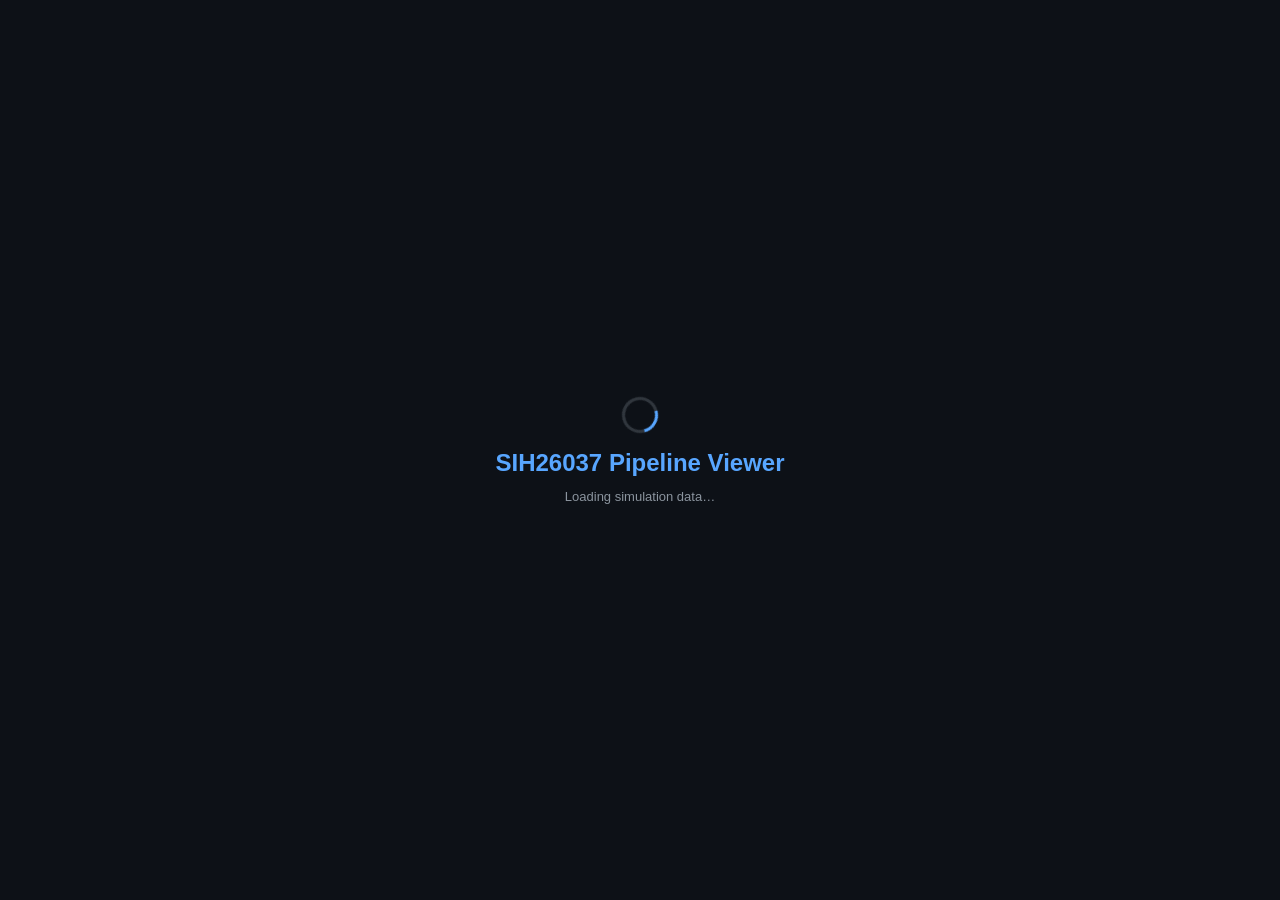
<file: index.html>
<!DOCTYPE html>
<html lang="en">
<head>
  <meta charset="UTF-8">
  <meta http-equiv="refresh" content="0; url=web_viewer/index.html">
  <title>SIH-2026 AV Simulation Viewer</title>
  <style>
    body { font-family: 'Segoe UI', sans-serif; background: #0f0f1a; color: #e0e0ff; display: flex; align-items: center; justify-content: center; height: 100vh; margin: 0; }
    a { color: #7c83fd; font-size: 1.2rem; }
  </style>
</head>
<body>
  <p>Redirecting to simulation viewer… <a href="web_viewer/index.html">Click here if not redirected.</a></p>
</body>
</html>
</file>
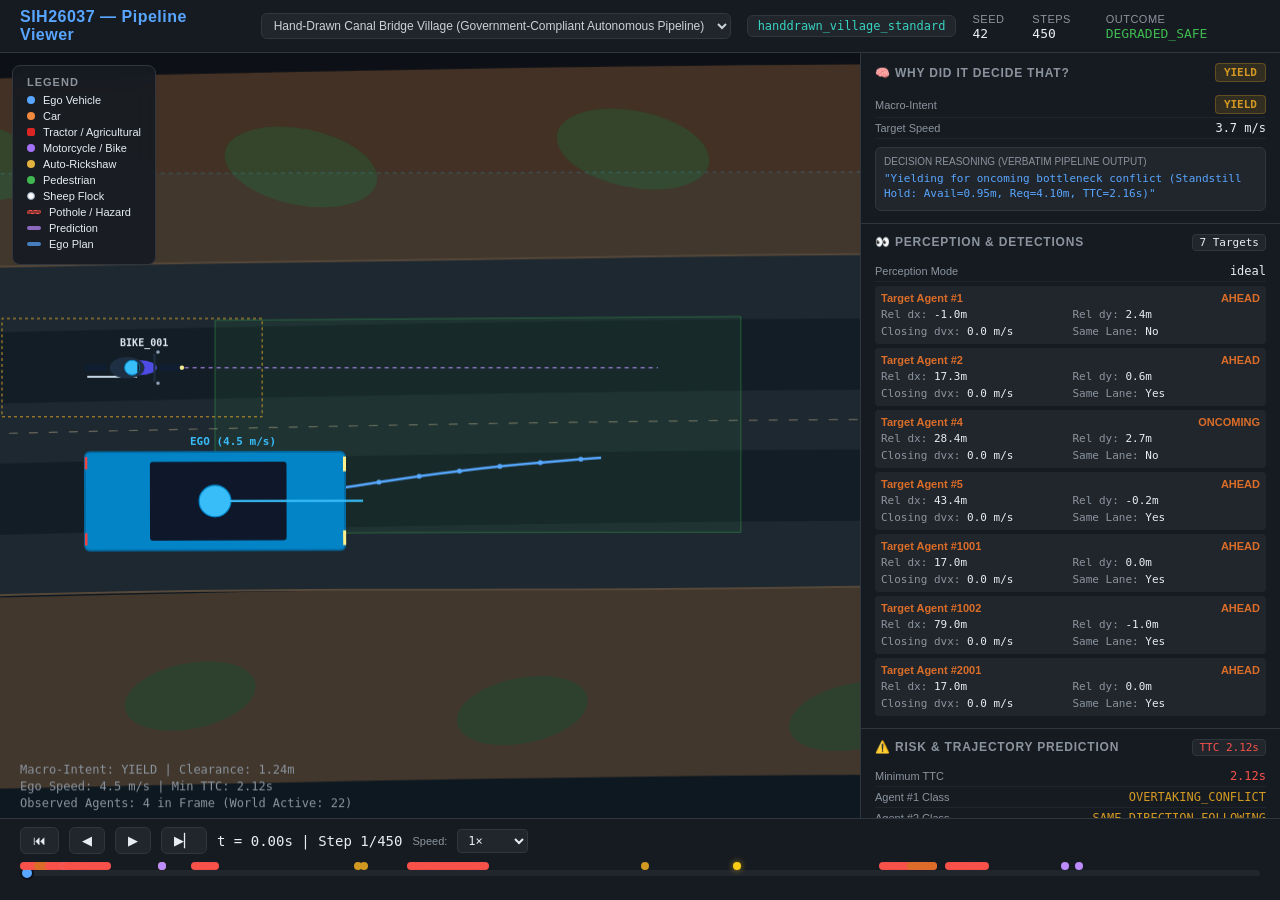
<file: web_viewer/index.html>
<!DOCTYPE html>
<html lang="en">
<head>
  <meta charset="UTF-8">
  <meta name="viewport" content="width=device-width, initial-scale=1.0">
  <meta name="description" content="SIH26037 Autonomous Vehicle Pipeline Viewer — Adaptive Path Planning and Collision Avoidance visualization from actual MATLAB pipeline execution data.">
  <title>SIH26037 — Pipeline Viewer</title>
  <link rel="stylesheet" href="css/viewer.css">
</head>
<body>
  <div id="loading-overlay">
    <div class="spinner"></div>
    <h2>SIH26037 Pipeline Viewer</h2>
    <p>Loading simulation data…</p>
  </div>

  <div id="app">
    <!-- Header -->
    <header id="header">
      <h1>SIH26037 — Pipeline Viewer</h1>
      <select id="scenario-select" style="background:#21262d;color:#c9d1d9;border:1px solid #30363d;border-radius:6px;padding:4px 8px;font-size:12px;font-family:inherit;margin-left:12px">
        <option value="data/hero_scenario.json">Deterministic Baseline (Overtake)</option>
        <option value="data/stochastic_scenario.json">Stochastic Village Traffic (Mixed)</option>
        <option value="data/handdrawn_village_scenario.json">Hand-Drawn Canal Bridge Village (Baseline Raw)</option>
        <option value="data/handdrawn_village_corrected.json">Hand-Drawn Canal Bridge Village (Corrected &amp; Consistent)</option>
        <option value="data/handdrawn_village_standard.json" selected>Hand-Drawn Canal Bridge Village (Government-Compliant Autonomous Pipeline)</option>
        <option value="data/handdrawn_village_advanced.json">Hand-Drawn Canal Bridge Village (Advanced: 90° Blind Bend &amp; Apex Conflict)</option>
      </select>
      <span class="scenario-badge" id="scenario-name">—</span>
      <div class="status-group">
        <div><span class="status-label">Seed </span><span class="status-value" id="hdr-seed">—</span></div>
        <div><span class="status-label">Steps </span><span class="status-value" id="hdr-steps">—</span></div>
        <div><span class="status-label">Outcome </span><span class="status-value" id="hdr-outcome">—</span></div>
      </div>
    </header>

    <!-- Main Scene Canvas -->
    <div id="main-view">
      <canvas id="scene-canvas"></canvas>
      <div id="legend">
        <h3>Legend</h3>
        <div class="legend-item"><span class="legend-swatch" style="background:#58a6ff;height:8px;width:8px;border-radius:50%"></span> Ego Vehicle</div>
        <div class="legend-item"><span class="legend-swatch" style="background:#f0883e;height:8px;width:8px;border-radius:50%"></span> Car</div>
        <div class="legend-item"><span class="legend-swatch" style="background:#dc2626;height:8px;width:8px;border-radius:2px"></span> Tractor / Agricultural</div>
        <div class="legend-item"><span class="legend-swatch" style="background:#a371f7;height:8px;width:8px;border-radius:50%"></span> Motorcycle / Bike</div>
        <div class="legend-item"><span class="legend-swatch" style="background:#e3b341;height:8px;width:8px;border-radius:50%"></span> Auto-Rickshaw</div>
        <div class="legend-item"><span class="legend-swatch" style="background:#3fb950;height:8px;width:8px;border-radius:50%"></span> Pedestrian</div>
        <div class="legend-item"><span class="legend-swatch" style="background:#f8fafc;border:1px solid #94a3b8;height:8px;width:8px;border-radius:50%"></span> Sheep Flock</div>
        <div class="legend-item"><span class="legend-swatch" style="background:rgba(248,81,73,0.5);border:1px dashed #f85149"></span> Pothole / Hazard</div>
        <div class="legend-item"><span class="legend-swatch" style="background:rgba(188,140,255,0.7)"></span> Prediction</div>
        <div class="legend-item"><span class="legend-swatch" style="background:rgba(88,166,255,0.7)"></span> Ego Plan</div>
      </div>
    </div>

    <!-- Right Pipeline Panel -->
    <div id="panel-container">
      <!-- Panels injected by JS -->
    </div>

    <!-- Timeline Controls -->
    <div id="timeline-bar">
      <div id="timeline-controls">
        <button class="ctrl-btn" id="btn-restart" title="Restart">⏮</button>
        <button class="ctrl-btn" id="btn-step-back" title="Step Back">◀</button>
        <button class="ctrl-btn" id="btn-play" title="Play/Pause">▶</button>
        <button class="ctrl-btn" id="btn-step-fwd" title="Step Forward">▶▏</button>
        <span id="time-display">t = 0.00s | Step 0/0</span>
        <label style="font-size:11px;color:var(--text-secondary)">Speed:</label>
        <select id="speed-select">
          <option value="0.25">0.25×</option>
          <option value="0.5">0.5×</option>
          <option value="1" selected>1×</option>
          <option value="2">2×</option>
          <option value="4">4×</option>
        </select>
      </div>
      <div id="timeline-track">
        <input type="range" id="timeline-slider" min="0" max="0" value="0" step="1">
      </div>
    </div>
  </div>

  <div id="event-tooltip"></div>

  <script src="js/app.js"></script>
</body>
</html>
</file>
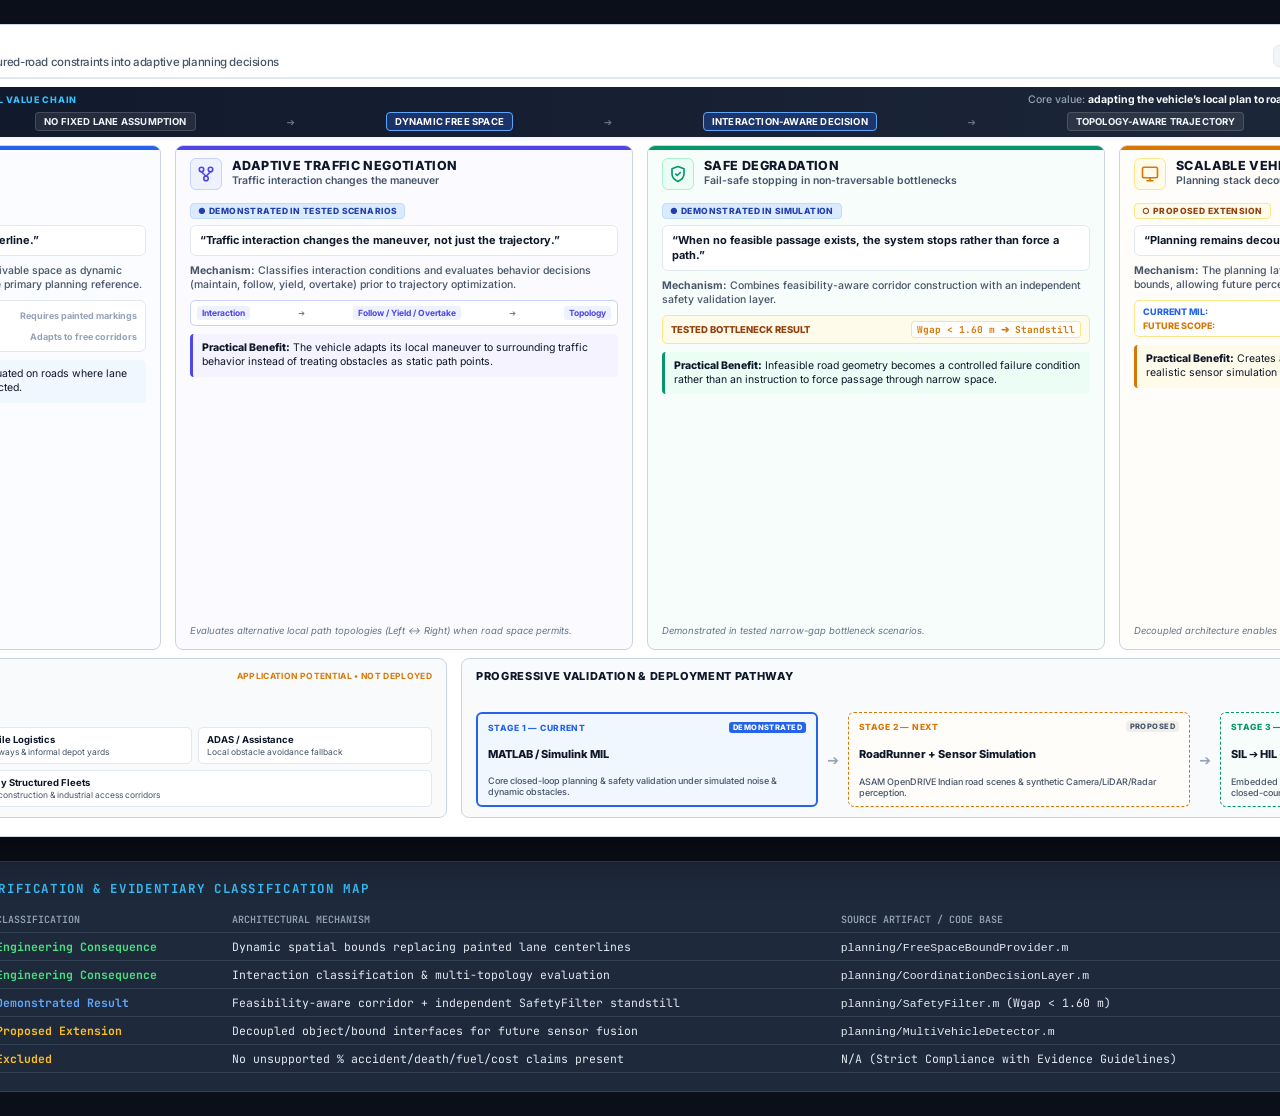
<file: impact_benefits_slide_reference.html>
<!DOCTYPE html>
<html lang="en">
<head>
    <meta charset="UTF-8">
    <meta name="viewport" content="width=device-width, initial-scale=1.0">
    <title>SIH26037 - Impact & Benefits Slide Reference</title>
    <link rel="preconnect" href="https://fonts.googleapis.com">
    <link rel="preconnect" href="https://fonts.gstatic.com" crossorigin>
    <link href="https://fonts.googleapis.com/css2?family=Inter:wght@400;500;600;700;800&family=JetBrains+Mono:wght@600;700;800&display=swap" rel="stylesheet">
    <style>
        /* Base Reset & Variables */
        * {
            box-sizing: border-box;
            margin: 0;
            padding: 0;
        }

        :root {
            --bg-canvas: #ffffff;
            --bg-page: #0b0f19;
            --navy-primary: #0f172a;
            --navy-secondary: #1e293b;
            --blue-accent: #2563eb;
            --blue-dark: #1d4ed8;
            --blue-light: #eff6ff;
            --blue-border: #bfdbfe;
            --emerald-accent: #059669;
            --emerald-light: #ecfdf5;
            --emerald-border: #a7f3d0;
            --indigo-accent: #4f46e5;
            --indigo-light: #eef2ff;
            --indigo-border: #c7d2fe;
            --amber-accent: #d97706;
            --amber-light: #fffbeb;
            --amber-border: #fde68a;
            --slate-border: #cbd5e1;
            --slate-bg: #f8fafc;
            --slate-muted: #e2e8f0;
            --text-main: #0f172a;
            --text-muted: #475569;
            --text-light: #64748b;
        }

        body {
            font-family: 'Inter', system-ui, -apple-system, sans-serif;
            background-color: var(--bg-page);
            color: var(--text-main);
            display: flex;
            flex-direction: column;
            align-items: center;
            justify-content: flex-start;
            padding: 24px 0;
            min-height: 100vh;
            -webkit-font-smoothing: antialiased;
        }

        /* 1920x813 Exact Canvas Container */
        .slide-canvas {
            width: 1920px;
            height: 813px;
            min-width: 1920px;
            min-height: 813px;
            max-width: 1920px;
            max-height: 813px;
            background-color: var(--bg-canvas);
            border-radius: 8px;
            box-shadow: 0 25px 50px -12px rgba(0, 0, 0, 0.5);
            position: relative;
            overflow: hidden;
            display: flex;
            flex-direction: column;
            padding: 14px 22px;
            border: 1px solid var(--slate-border);
        }

        /* Header Layout */
        .slide-header {
            height: 40px;
            display: flex;
            align-items: center;
            justify-content: space-between;
            margin-bottom: 8px;
            border-bottom: 2px solid #e2e8f0;
            padding-bottom: 4px;
        }

        .header-left {
            display: flex;
            flex-direction: column;
            justify-content: center;
        }

        .project-tag {
            display: inline-flex;
            align-items: center;
            gap: 6px;
            font-size: 9.5px;
            font-weight: 700;
            letter-spacing: 0.08em;
            text-transform: uppercase;
            color: var(--blue-accent);
        }

        .slide-title {
            font-size: 19px;
            font-weight: 800;
            color: var(--navy-primary);
            letter-spacing: -0.02em;
            display: flex;
            align-items: center;
            gap: 10px;
        }

        .title-subtitle {
            font-size: 11.5px;
            font-weight: 500;
            color: var(--text-muted);
            margin-left: 6px;
            padding-left: 10px;
            border-left: 2px solid #cbd5e1;
        }

        .header-right-legend {
            display: flex;
            align-items: center;
            gap: 12px;
            background: #f1f5f9;
            padding: 4px 10px;
            border-radius: 6px;
            border: 1px solid #e2e8f0;
        }

        .legend-item {
            display: flex;
            align-items: center;
            gap: 5px;
            font-size: 10px;
            font-weight: 700;
            letter-spacing: 0.03em;
        }

        .dot-demo {
            width: 7px;
            height: 7px;
            background-color: var(--blue-accent);
            border-radius: 50%;
        }

        .dot-prop {
            width: 7px;
            height: 7px;
            border: 1.5px solid var(--amber-accent);
            border-radius: 50%;
            background-color: #ffffff;
        }

        /* Value Chain Conceptual Centerpiece Banner */
        .value-chain-banner {
            height: 50px;
            background: linear-gradient(90deg, #0f172a 0%, #1e293b 100%);
            border-radius: 6px;
            padding: 6px 14px;
            display: flex;
            flex-direction: column;
            justify-content: space-between;
            margin-bottom: 8px;
            color: #ffffff;
            box-shadow: 0 2px 4px rgba(0,0,0,0.06);
        }

        .chain-top {
            display: flex;
            align-items: center;
            justify-content: space-between;
        }

        .chain-title-tag {
            font-size: 9px;
            font-weight: 800;
            letter-spacing: 0.08em;
            text-transform: uppercase;
            color: #38bdf8;
            display: flex;
            align-items: center;
            gap: 6px;
        }

        .chain-statement {
            font-size: 10.5px;
            font-weight: 500;
            color: #94a3b8;
        }

        .chain-statement strong {
            color: #f8fafc;
        }

        .chain-flow {
            display: flex;
            align-items: center;
            justify-content: space-between;
            gap: 6px;
        }

        .chain-node {
            background: rgba(255, 255, 255, 0.08);
            border: 1px solid rgba(255, 255, 255, 0.15);
            padding: 3px 8px;
            border-radius: 4px;
            font-size: 9.5px;
            font-weight: 700;
            color: #f1f5f9;
            letter-spacing: 0.02em;
            display: flex;
            align-items: center;
            gap: 4px;
        }

        .chain-node-highlight {
            background: rgba(37, 99, 235, 0.3);
            border-color: #60a5fa;
            color: #ffffff;
        }

        .chain-arrow {
            color: #64748b;
            font-size: 10px;
            font-weight: 800;
        }

        /* 4 Capability Cards Grid */
        .cards-grid {
            height: 505px;
            display: grid;
            grid-template-columns: repeat(4, 1fr);
            gap: 14px;
            margin-bottom: 8px;
        }

        .b-card {
            background: #ffffff;
            border-radius: 8px;
            border: 1px solid var(--slate-border);
            padding: 12px 14px;
            display: flex;
            flex-direction: column;
            justify-content: space-between;
            position: relative;
            box-shadow: 0 2px 4px rgba(0,0,0,0.02);
            overflow: hidden;
        }

        .b-card::before {
            content: '';
            position: absolute;
            top: 0;
            left: 0;
            right: 0;
            height: 4px;
        }

        /* Color Theme Variants for 4 Cards */
        .b-card-1::before { background-color: var(--blue-accent); }
        .b-card-2::before { background-color: var(--indigo-accent); }
        .b-card-3::before { background-color: var(--emerald-accent); }
        .b-card-4::before { background-color: var(--amber-accent); }

        .b-card-1 { background-color: #fafcff; }
        .b-card-2 { background-color: #fafaff; }
        .b-card-3 { background-color: #f6fdfa; }
        .b-card-4 { background-color: #fffdfa; }

        /* Card Header */
        .card-header-block {
            display: flex;
            align-items: flex-start;
            gap: 10px;
            margin-bottom: 8px;
        }

        .card-icon-box {
            width: 32px;
            height: 32px;
            border-radius: 6px;
            display: flex;
            align-items: center;
            justify-content: center;
            flex-shrink: 0;
        }

        .b-card-1 .card-icon-box { background: var(--blue-light); color: var(--blue-accent); border: 1px solid var(--blue-border); }
        .b-card-2 .card-icon-box { background: var(--indigo-light); color: var(--indigo-accent); border: 1px solid var(--indigo-border); }
        .b-card-3 .card-icon-box { background: var(--emerald-light); color: var(--emerald-accent); border: 1px solid var(--emerald-border); }
        .b-card-4 .card-icon-box { background: var(--amber-light); color: var(--amber-accent); border: 1px solid var(--amber-border); }

        .card-title-group {
            display: flex;
            flex-direction: column;
        }

        .card-heading {
            font-size: 12.5px;
            font-weight: 800;
            letter-spacing: 0.03em;
            text-transform: uppercase;
            color: var(--navy-primary);
        }

        .card-subheading {
            font-size: 10.5px;
            font-weight: 600;
            color: var(--text-muted);
            margin-top: 1px;
            line-height: 1.25;
        }

        /* Capability Badges */
        .badge-demonstrated {
            display: inline-flex;
            align-items: center;
            gap: 4px;
            background: #dbeafe;
            color: #1e40af;
            border: 1px solid var(--blue-border);
            padding: 2px 7px;
            border-radius: 4px;
            font-size: 8.5px;
            font-weight: 800;
            letter-spacing: 0.05em;
            text-transform: uppercase;
            margin-bottom: 6px;
            width: max-content;
        }

        .badge-proposed {
            display: inline-flex;
            align-items: center;
            gap: 4px;
            background: #fffbeb;
            color: #92400e;
            border: 1px solid var(--amber-border);
            padding: 2px 7px;
            border-radius: 4px;
            font-size: 8.5px;
            font-weight: 800;
            letter-spacing: 0.05em;
            text-transform: uppercase;
            margin-bottom: 6px;
            width: max-content;
        }

        /* Card Body Content */
        .card-body {
            flex: 1;
            display: flex;
            flex-direction: column;
            gap: 8px;
        }

        .main-statement-box {
            background: #ffffff;
            border: 1px solid #e2e8f0;
            border-radius: 6px;
            padding: 7px 9px;
            font-size: 11px;
            font-weight: 700;
            color: var(--navy-primary);
            line-height: 1.35;
        }

        .mechanism-text {
            font-size: 10.5px;
            color: var(--text-muted);
            line-height: 1.35;
            font-weight: 500;
        }

        .benefit-box {
            background: #ffffff;
            border-left: 3.5px solid var(--blue-accent);
            border-radius: 4px;
            padding: 7px 9px;
            font-size: 10.5px;
            color: var(--navy-primary);
            line-height: 1.35;
        }

        .b-card-1 .benefit-box { border-left-color: var(--blue-accent); background: #f0f7ff; }
        .b-card-2 .benefit-box { border-left-color: var(--indigo-accent); background: #f5f3ff; }
        .b-card-3 .benefit-box { border-left-color: var(--emerald-accent); background: #ecfdf5; }
        .b-card-4 .benefit-box { border-left-color: var(--amber-accent); background: #fffbeb; }

        .benefit-box strong {
            color: var(--navy-primary);
            font-weight: 800;
        }

        /* Mini Graphics Inside Cards */
        .mini-graphic {
            background: #ffffff;
            border: 1px solid #e2e8f0;
            border-radius: 6px;
            padding: 6px 8px;
            display: flex;
            flex-direction: column;
            gap: 4px;
        }

        .graphic-row {
            display: flex;
            align-items: center;
            justify-content: space-between;
            font-size: 9.5px;
            font-weight: 700;
        }

        .graphic-item-bad {
            color: #dc2626;
            background: #fef2f2;
            padding: 2px 6px;
            border-radius: 3px;
            border: 1px solid #fecaca;
        }

        .graphic-item-good {
            color: #059669;
            background: #ecfdf5;
            padding: 2px 6px;
            border-radius: 3px;
            border: 1px solid #a7f3d0;
        }

        .graphic-arrow {
            color: #94a3b8;
            font-size: 9px;
        }

        /* Traffic Negotiation Flow */
        .mini-flow {
            display: flex;
            align-items: center;
            justify-content: space-between;
            gap: 3px;
            background: #ffffff;
            border: 1px solid var(--indigo-border);
            border-radius: 5px;
            padding: 5px 6px;
        }

        .mini-flow-node {
            font-size: 8.5px;
            font-weight: 700;
            color: var(--indigo-accent);
            background: var(--indigo-light);
            padding: 2px 5px;
            border-radius: 3px;
            text-align: center;
        }

        /* Safe Stop Bottleneck Evidence Tag */
        .secondary-tag-box {
            background: var(--amber-light);
            border: 1px solid var(--amber-border);
            border-radius: 5px;
            padding: 5px 8px;
            display: flex;
            align-items: center;
            justify-content: space-between;
            font-size: 9.5px;
        }

        .secondary-tag-title {
            font-weight: 800;
            color: #92400e;
        }

        .secondary-tag-val {
            font-family: 'JetBrains Mono', monospace;
            font-weight: 700;
            color: var(--amber-accent);
            background: #ffffff;
            padding: 1px 5px;
            border-radius: 3px;
            border: 1px solid var(--amber-border);
        }

        /* Staged Evolution Flow for Card 4 */
        .staged-flow-box {
            background: #ffffff;
            border: 1px solid var(--amber-border);
            border-radius: 5px;
            padding: 5px 8px;
            display: flex;
            flex-direction: column;
            gap: 3px;
            font-size: 9px;
        }

        .staged-row {
            display: flex;
            align-items: center;
            justify-content: space-between;
        }

        .staged-label-cur {
            font-weight: 800;
            color: var(--blue-accent);
        }

        .staged-label-fut {
            font-weight: 800;
            color: var(--amber-accent);
        }

        .staged-text {
            color: var(--text-muted);
            font-weight: 600;
        }

        /* Card Footers */
        .card-note {
            font-size: 9.5px;
            color: var(--text-light);
            font-style: italic;
            margin-top: 2px;
            line-height: 1.25;
        }

        /* Bottom Section: Applications + Roadmap Strip */
        .bottom-section {
            height: 160px;
            display: grid;
            grid-template-columns: 0.8fr 1.2fr;
            gap: 14px;
        }

        .bottom-panel {
            background: #f8fafc;
            border: 1px solid var(--slate-border);
            border-radius: 8px;
            padding: 10px 14px;
            display: flex;
            flex-direction: column;
            justify-content: space-between;
        }

        .panel-header {
            display: flex;
            align-items: center;
            justify-content: space-between;
            margin-bottom: 4px;
        }

        .panel-title {
            font-size: 11px;
            font-weight: 800;
            text-transform: uppercase;
            letter-spacing: 0.06em;
            color: var(--navy-primary);
            display: flex;
            align-items: center;
            gap: 6px;
        }

        .panel-subtitle {
            font-size: 9.5px;
            font-weight: 600;
            color: var(--text-light);
        }

        /* Potential Applications Grid */
        .app-pills-grid {
            display: grid;
            grid-template-columns: repeat(3, 1fr);
            gap: 6px;
        }

        .app-pill {
            background: #ffffff;
            border: 1px solid #e2e8f0;
            border-radius: 5px;
            padding: 6px 8px;
            display: flex;
            flex-direction: column;
            gap: 2px;
        }

        .app-pill-title {
            font-size: 9.5px;
            font-weight: 700;
            color: var(--navy-primary);
            display: flex;
            align-items: center;
            gap: 4px;
        }

        .app-pill-desc {
            font-size: 8.5px;
            color: var(--text-muted);
            line-height: 1.2;
        }

        .app-footer-tag {
            font-size: 8.5px;
            font-weight: 700;
            color: var(--amber-accent);
            text-transform: uppercase;
            letter-spacing: 0.04em;
        }

        /* Roadmap Horizontal Flow */
        .roadmap-flow {
            display: grid;
            grid-template-columns: 1fr 18px 1fr 18px 1fr;
            align-items: center;
            gap: 6px;
        }

        .roadmap-stage {
            background: #ffffff;
            border-radius: 6px;
            padding: 8px 10px;
            display: flex;
            flex-direction: column;
            height: 95px;
            justify-content: space-between;
            position: relative;
            box-shadow: 0 1px 2px rgba(0,0,0,0.02);
        }

        .stage-current {
            border: 2px solid var(--blue-accent);
            background: #f0f7ff;
        }

        .stage-next {
            border: 1.5px dashed var(--amber-accent);
            background: #fffdfa;
        }

        .stage-target {
            border: 1.5px dashed var(--emerald-accent);
            background: #f6fdfa;
        }

        .stage-badge {
            font-size: 8.5px;
            font-weight: 800;
            text-transform: uppercase;
            letter-spacing: 0.05em;
            display: flex;
            align-items: center;
            justify-content: space-between;
        }

        .stage-current .stage-badge { color: var(--blue-accent); }
        .stage-next .stage-badge { color: var(--amber-accent); }
        .stage-target .stage-badge { color: var(--emerald-accent); }

        .stage-tag-demo {
            background: var(--blue-accent);
            color: #ffffff;
            font-size: 7.5px;
            padding: 1px 4px;
            border-radius: 3px;
            font-weight: 800;
        }

        .stage-tag-fut {
            background: rgba(0,0,0,0.06);
            color: var(--text-muted);
            font-size: 7.5px;
            padding: 1px 4px;
            border-radius: 3px;
            font-weight: 800;
        }

        .stage-name {
            font-size: 11px;
            font-weight: 800;
            color: var(--navy-primary);
        }

        .stage-desc {
            font-size: 9px;
            color: var(--text-muted);
            line-height: 1.25;
            font-weight: 500;
        }

        .roadmap-arrow {
            text-align: center;
            font-size: 14px;
            color: #94a3b8;
            font-weight: bold;
        }

        /* Developer Metadata Section (OUTSIDE CANVAS) */
        .developer-metadata {
            width: 1920px;
            margin-top: 24px;
            background: #1e293b;
            color: #cbd5e1;
            border-radius: 8px;
            padding: 18px 24px;
            font-family: 'JetBrains Mono', monospace;
            font-size: 11.5px;
            border: 1px solid #334155;
        }

        .dev-title {
            font-size: 12.5px;
            font-weight: 700;
            color: #38bdf8;
            text-transform: uppercase;
            letter-spacing: 0.05em;
            margin-bottom: 10px;
            display: flex;
            align-items: center;
            justify-content: space-between;
        }

        .dev-table {
            width: 100%;
            border-collapse: collapse;
            margin-top: 6px;
        }

        .dev-table th, .dev-table td {
            text-align: left;
            padding: 6px 10px;
            border-bottom: 1px solid #334155;
        }

        .dev-table th {
            color: #94a3b8;
            font-weight: 600;
            text-transform: uppercase;
            font-size: 10px;
        }

        .dev-table td {
            color: #e2e8f0;
        }

        .dev-tag-demo { color: #60a5fa; font-weight: 700; }
        .dev-tag-eng { color: #4ade80; font-weight: 700; }
        .dev-tag-prop { color: #fbbf24; font-weight: 700; }
    </style>
</head>
<body>

    <!-- 1920x813 PPT Visual Canvas -->
    <div class="slide-canvas">
        
        <!-- Header -->
        <header class="slide-header">
            <div class="header-left">
                <div class="project-tag">SIH PROBLEM STATEMENT SIH26037 / #6037</div>
                <div class="slide-title">
                    IMPACT & BENEFITS
                    <span class="title-subtitle">Turning unstructured-road constraints into adaptive planning decisions</span>
                </div>
            </div>
            <div class="header-right-legend">
                <div class="legend-item">
                    <div class="dot-demo"></div>
                    <span>DEMONSTRATED IN MIL</span>
                </div>
                <div class="legend-item">
                    <div class="dot-prop"></div>
                    <span>PROPOSED EXTENSION</span>
                </div>
            </div>
        </header>

        <!-- Conceptual Value Chain Banner -->
        <div class="value-chain-banner">
            <div class="chain-top">
                <div class="chain-title-tag">WHY THIS ARCHITECTURE MATTERS • ARCHITECTURAL VALUE CHAIN</div>
                <div class="chain-statement">
                    Core value: <strong>adapting the vehicle’s local plan to road geometry, traffic interaction and available free space</strong>.
                </div>
            </div>
            <div class="chain-flow">
                <div class="chain-node">UNSTRUCTURED ROAD</div>
                <div class="chain-arrow">➔</div>
                <div class="chain-node">NO FIXED LANE ASSUMPTION</div>
                <div class="chain-arrow">➔</div>
                <div class="chain-node chain-node-highlight">DYNAMIC FREE SPACE</div>
                <div class="chain-arrow">➔</div>
                <div class="chain-node chain-node-highlight">INTERACTION-AWARE DECISION</div>
                <div class="chain-arrow">➔</div>
                <div class="chain-node">TOPOLOGY-AWARE TRAJECTORY</div>
                <div class="chain-arrow">➔</div>
                <div class="chain-node">SAFE VEHICLE ACTION</div>
            </div>
        </div>

        <!-- 4 Capability-Driven Impact Cards -->
        <div class="cards-grid">
            
            <!-- CARD 1: INFRASTRUCTURE INDEPENDENCE -->
            <div class="b-card b-card-1">
                <div>
                    <div class="card-header-block">
                        <div class="card-icon-box">
                            <svg width="18" height="18" viewBox="0 0 24 24" fill="none" stroke="currentColor" stroke-width="2.2" stroke-linecap="round" stroke-linejoin="round">
                                <path d="M4 19L10 5h4l6 14"></path>
                                <path d="M12 5v14" stroke-dasharray="2 2"></path>
                            </svg>
                        </div>
                        <div class="card-title-group">
                            <div class="card-heading">INFRASTRUCTURE INDEPENDENCE</div>
                            <div class="card-subheading">Planning without a predefined lane centerline</div>
                        </div>
                    </div>

                    <div class="badge-demonstrated">
                        <span>● DEMONSTRATED IN SIMULATION</span>
                    </div>

                    <div class="card-body">
                        <div class="main-statement-box">
                            “Planning does not require a predefined lane centerline.”
                        </div>

                        <p class="mechanism-text">
                            <strong>Mechanism:</strong> The planner represents locally available drivable space as dynamic spatial bounds rather than treating lane geometry as the primary planning reference.
                        </p>

                        <!-- Mini Graphic -->
                        <div class="mini-graphic">
                            <div class="graphic-row">
                                <span class="graphic-item-bad">FIXED LANE ✕</span>
                                <span class="graphic-arrow">Requires painted markings</span>
                            </div>
                            <div class="graphic-row">
                                <span class="graphic-item-good">DYNAMIC FREE SPACE ✓</span>
                                <span class="graphic-arrow">Adapts to free corridors</span>
                            </div>
                        </div>

                        <div class="benefit-box">
                            <strong>Practical Benefit:</strong> Autonomous navigation can be evaluated on roads where lane markings are missing, degraded, or temporarily obstructed.
                        </div>
                    </div>
                </div>

                <div class="card-note">
                    Designed for lane-poor and unstructured environments.
                </div>
            </div>

            <!-- CARD 2: ADAPTIVE TRAFFIC NEGOTIATION -->
            <div class="b-card b-card-2">
                <div>
                    <div class="card-header-block">
                        <div class="card-icon-box">
                            <svg width="18" height="18" viewBox="0 0 24 24" fill="none" stroke="currentColor" stroke-width="2.2" stroke-linecap="round" stroke-linejoin="round">
                                <circle cx="6" cy="6" r="3"></circle>
                                <circle cx="18" cy="6" r="3"></circle>
                                <circle cx="12" cy="18" r="3"></circle>
                                <line x1="6" y1="9" x2="12" y2="15"></line>
                                <line x1="18" y1="9" x2="12" y2="15"></line>
                            </svg>
                        </div>
                        <div class="card-title-group">
                            <div class="card-heading">ADAPTIVE TRAFFIC NEGOTIATION</div>
                            <div class="card-subheading">Traffic interaction changes the maneuver</div>
                        </div>
                    </div>

                    <div class="badge-demonstrated">
                        <span>● DEMONSTRATED IN TESTED SCENARIOS</span>
                    </div>

                    <div class="card-body">
                        <div class="main-statement-box">
                            “Traffic interaction changes the maneuver, not just the trajectory.”
                        </div>

                        <p class="mechanism-text">
                            <strong>Mechanism:</strong> Classifies interaction conditions and evaluates behavior decisions (maintain, follow, yield, overtake) prior to trajectory optimization.
                        </p>

                        <!-- Mini Flow -->
                        <div class="mini-flow">
                            <div class="mini-flow-node">Interaction</div>
                            <div style="font-size:8px; color:#64748b;">➔</div>
                            <div class="mini-flow-node">Follow / Yield / Overtake</div>
                            <div style="font-size:8px; color:#64748b;">➔</div>
                            <div class="mini-flow-node">Topology</div>
                        </div>

                        <div class="benefit-box">
                            <strong>Practical Benefit:</strong> The vehicle adapts its local maneuver to surrounding traffic behavior instead of treating obstacles as static path points.
                        </div>
                    </div>
                </div>

                <div class="card-note">
                    Evaluates alternative local path topologies (Left ↔ Right) when road space permits.
                </div>
            </div>

            <!-- CARD 3: SAFE DEGRADATION -->
            <div class="b-card b-card-3">
                <div>
                    <div class="card-header-block">
                        <div class="card-icon-box">
                            <svg width="18" height="18" viewBox="0 0 24 24" fill="none" stroke="currentColor" stroke-width="2.2" stroke-linecap="round" stroke-linejoin="round">
                                <path d="M12 22s8-4 8-10V5l-8-3-8 3v7c0 6 8 10 8 10z"></path>
                                <path d="m9 12 2 2 4-4"></path>
                            </svg>
                        </div>
                        <div class="card-title-group">
                            <div class="card-heading">SAFE DEGRADATION</div>
                            <div class="card-subheading">Fail-safe stopping in non-traversable bottlenecks</div>
                        </div>
                    </div>

                    <div class="badge-demonstrated">
                        <span>● DEMONSTRATED IN SIMULATION</span>
                    </div>

                    <div class="card-body">
                        <div class="main-statement-box">
                            “When no feasible passage exists, the system stops rather than force a path.”
                        </div>

                        <p class="mechanism-text">
                            <strong>Mechanism:</strong> Combines feasibility-aware corridor construction with an independent safety validation layer.
                        </p>

                        <!-- Secondary Tag Box -->
                        <div class="secondary-tag-box">
                            <span class="secondary-tag-title">TESTED BOTTLENECK RESULT</span>
                            <span class="secondary-tag-val">Wgap &lt; 1.60 m ➔ Standstill</span>
                        </div>

                        <div class="benefit-box">
                            <strong>Practical Benefit:</strong> Infeasible road geometry becomes a controlled failure condition rather than an instruction to force passage through narrow space.
                        </div>
                    </div>
                </div>

                <div class="card-note">
                    Demonstrated in tested narrow-gap bottleneck scenarios.
                </div>
            </div>

            <!-- CARD 4: SCALABLE VEHICLE PLATFORM -->
            <div class="b-card b-card-4">
                <div>
                    <div class="card-header-block">
                        <div class="card-icon-box">
                            <svg width="18" height="18" viewBox="0 0 24 24" fill="none" stroke="currentColor" stroke-width="2.2" stroke-linecap="round" stroke-linejoin="round">
                                <rect x="2" y="3" width="20" height="14" rx="2"></rect>
                                <line x1="8" y1="21" x2="16" y2="21"></line>
                                <line x1="12" y1="17" x2="12" y2="21"></line>
                            </svg>
                        </div>
                        <div class="card-title-group">
                            <div class="card-heading">SCALABLE VEHICLE PLATFORM</div>
                            <div class="card-subheading">Planning stack decoupled from future sensing</div>
                        </div>
                    </div>

                    <div class="badge-proposed">
                        <span>○ PROPOSED EXTENSION</span>
                    </div>

                    <div class="card-body">
                        <div class="main-statement-box">
                            “Planning remains decoupled from the future sensing platform.”
                        </div>

                        <p class="mechanism-text">
                            <strong>Mechanism:</strong> The planning layer consumes object states, uncertainty and space bounds, allowing future perception suites to evolve independently.
                        </p>

                        <!-- Staged Flow Box -->
                        <div class="staged-flow-box">
                            <div class="staged-row">
                                <span class="staged-label-cur">CURRENT MIL:</span>
                                <span class="staged-text">Synthetic / noisy observations</span>
                            </div>
                            <div class="staged-row">
                                <span class="staged-label-fut">FUTURE SCOPE:</span>
                                <span class="staged-text">Camera + LiDAR + Radar fusion</span>
                            </div>
                        </div>

                        <div class="benefit-box">
                            <strong>Practical Benefit:</strong> Creates a staged path from algorithm validation in MIL to realistic sensor simulation and vehicle platform integration.
                        </div>
                    </div>
                </div>

                <div class="card-note">
                    Decoupled architecture enables independent perception development.
                </div>
            </div>

        </div>

        <!-- Bottom Section: Potential Applications + Progressive Validation Pathway -->
        <div class="bottom-section">
            
            <!-- Left: Potential Applications -->
            <div class="bottom-panel">
                <div class="panel-header">
                    <div class="panel-title">
                        POTENTIAL APPLICATIONS
                    </div>
                    <div class="app-footer-tag">APPLICATION POTENTIAL • NOT DEPLOYED</div>
                </div>

                <div class="app-pills-grid">
                    <div class="app-pill">
                        <div class="app-pill-title">Semi-Urban / Rural</div>
                        <div class="app-pill-desc">Unpaved & lane-poor routes with mixed traffic</div>
                    </div>
                    <div class="app-pill">
                        <div class="app-pill-title">Last-Mile Logistics</div>
                        <div class="app-pill-desc">Access ways & informal depot yards</div>
                    </div>
                    <div class="app-pill">
                        <div class="app-pill-title">ADAS / Assistance</div>
                        <div class="app-pill-desc">Local obstacle avoidance fallback</div>
                    </div>
                    <div class="app-pill">
                        <div class="app-pill-title">Agricultural Fleets</div>
                        <div class="app-pill-desc">Corridor navigation in field settings</div>
                    </div>
                    <div class="app-pill" style="grid-column: span 2;">
                        <div class="app-pill-title">Partially Structured Fleets</div>
                        <div class="app-pill-desc">Mining, construction & industrial access corridors</div>
                    </div>
                </div>
            </div>

            <!-- Right: Validation Pathway -->
            <div class="bottom-panel">
                <div class="panel-header">
                    <div class="panel-title">
                        PROGRESSIVE VALIDATION & DEPLOYMENT PATHWAY
                    </div>
                    <div class="panel-subtitle">STAGED ALGORITHM TO VEHICLE DEPLOYMENT PATHWAY</div>
                </div>

                <div class="roadmap-flow">
                    <!-- Stage 1 -->
                    <div class="roadmap-stage stage-current">
                        <div class="stage-badge">
                            <span>STAGE 1 — CURRENT</span>
                            <span class="stage-tag-demo">DEMONSTRATED</span>
                        </div>
                        <div class="stage-name">MATLAB / Simulink MIL</div>
                        <div class="stage-desc">Core closed-loop planning & safety validation under simulated noise & dynamic obstacles.</div>
                    </div>

                    <div class="roadmap-arrow">➔</div>

                    <!-- Stage 2 -->
                    <div class="roadmap-stage stage-next">
                        <div class="stage-badge">
                            <span>STAGE 2 — NEXT</span>
                            <span class="stage-tag-fut">PROPOSED</span>
                        </div>
                        <div class="stage-name">RoadRunner + Sensor Simulation</div>
                        <div class="stage-desc">ASAM OpenDRIVE Indian road scenes & synthetic Camera/LiDAR/Radar perception.</div>
                    </div>

                    <div class="roadmap-arrow">➔</div>

                    <!-- Stage 3 -->
                    <div class="roadmap-stage stage-target">
                        <div class="stage-badge">
                            <span>STAGE 3 — TARGET</span>
                            <span class="stage-tag-fut">FUTURE SCOPE</span>
                        </div>
                        <div class="stage-name">SIL ➔ HIL ➔ Field Validation</div>
                        <div class="stage-desc">Embedded automotive compute (ARM/Orin), hardware-in-the-loop, & closed-course vehicle testing.</div>
                    </div>
                </div>
            </div>

        </div>

    </div>

    <!-- Developer Audit Metadata (OUTSIDE 1920x813 CANVAS) -->
    <div class="developer-metadata">
        <div class="dev-title">
            <span>[DEVELOPER AUDIT] Architectural Verification & Evidentiary Classification Map</span>
            <span>SIH26037 FORENSIC TRANSPARENCY</span>
        </div>
        <table class="dev-table">
            <thead>
                <tr>
                    <th>Capability / Statement</th>
                    <th>Classification</th>
                    <th>Architectural Mechanism</th>
                    <th>Source Artifact / Code Base</th>
                    <th>Verification Status</th>
                </tr>
            </thead>
            <tbody>
                <tr>
                    <td>Infrastructure Independence</td>
                    <td><span class="dev-tag-eng">Engineering Consequence</span></td>
                    <td>Dynamic spatial bounds replacing painted lane centerlines</td>
                    <td><code>planning/FreeSpaceBoundProvider.m</code></td>
                    <td>VERIFIED (MIL Simulation)</td>
                </tr>
                <tr>
                    <td>Adaptive Traffic Negotiation</td>
                    <td><span class="dev-tag-eng">Engineering Consequence</span></td>
                    <td>Interaction classification & multi-topology evaluation</td>
                    <td><code>planning/CoordinationDecisionLayer.m</code></td>
                    <td>VERIFIED (Scenario 01-06)</td>
                </tr>
                <tr>
                    <td>Safe Degradation & Safe Stop</td>
                    <td><span class="dev-tag-demo">Demonstrated Result</span></td>
                    <td>Feasibility-aware corridor + independent SafetyFilter standstill</td>
                    <td><code>planning/SafetyFilter.m</code> (Wgap &lt; 1.60 m)</td>
                    <td>VERIFIED (Scenario 03 Audit)</td>
                </tr>
                <tr>
                    <td>Scalable Sensing Platform</td>
                    <td><span class="dev-tag-prop">Proposed Extension</span></td>
                    <td>Decoupled object/bound interfaces for future sensor fusion</td>
                    <td><code>planning/MultiVehicleDetector.m</code></td>
                    <td>PROPOSED / ROADMAP</td>
                </tr>
                <tr>
                    <td>Societal / Economic Metrics</td>
                    <td><span class="dev-tag-prop">Excluded</span></td>
                    <td>No unsupported % accident/death/fuel/cost claims present</td>
                    <td>N/A (Strict Compliance with Evidence Guidelines)</td>
                    <td>AUDITED & CLEAN</td>
                </tr>
            </tbody>
        </table>
    </div>

</body>
</html>
</file>
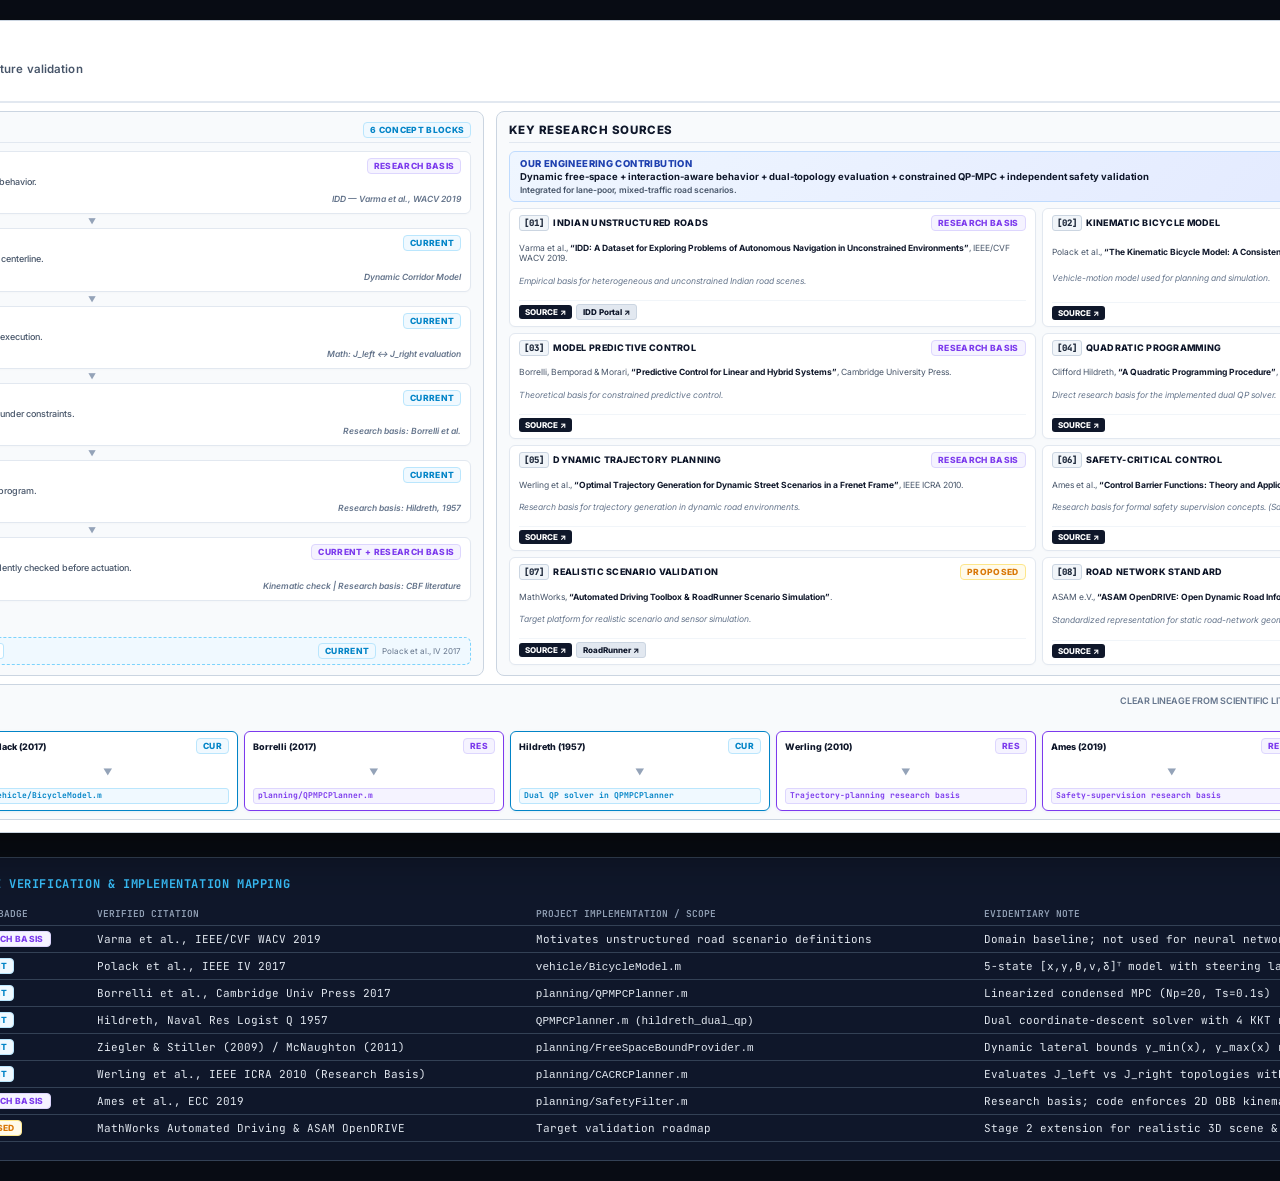
<file: research_references_slide_reference.html>
<!DOCTYPE html>
<html lang="en">
<head>
    <meta charset="UTF-8">
    <meta name="viewport" content="width=device-width, initial-scale=1.0">
    <title>SIH26037 - Research & References Slide Reference</title>
    <link rel="preconnect" href="https://fonts.googleapis.com">
    <link rel="preconnect" href="https://fonts.gstatic.com" crossorigin>
    <link href="https://fonts.googleapis.com/css2?family=Inter:wght@400;500;600;700;800&family=JetBrains+Mono:wght@500;600;700;800&display=swap" rel="stylesheet">
    <style>
        /* Base Reset & Design Tokens */
        * {
            box-sizing: border-box;
            margin: 0;
            padding: 0;
        }

        :root {
            --bg-canvas: #ffffff;
            --bg-page: #080c14;
            --navy-primary: #0f172a;
            --navy-secondary: #1e293b;
            
            /* Status Colors */
            /* CURRENT: Blue / Teal */
            --status-cur-text: #0284c7;
            --status-cur-bg: #f0f9ff;
            --status-cur-border: #bae6fd;

            /* RESEARCH BASIS: Purple / Violet */
            --status-res-text: #7c3aed;
            --status-res-bg: #f5f3ff;
            --status-res-border: #ddd6fe;

            /* PROPOSED: Amber / Orange */
            --status-pro-text: #d97706;
            --status-pro-bg: #fffbeb;
            --status-pro-border: #fde68a;

            --slate-border: #cbd5e1;
            --slate-bg: #f8fafc;
            --text-main: #0f172a;
            --text-muted: #475569;
            --text-light: #64748b;
        }

        body {
            font-family: 'Inter', system-ui, -apple-system, sans-serif;
            background-color: var(--bg-page);
            color: var(--text-main);
            display: flex;
            flex-direction: column;
            align-items: center;
            justify-content: flex-start;
            padding: 20px 0;
            min-height: 100vh;
            -webkit-font-smoothing: antialiased;
        }

        /* 1920x813 Exact Slide Canvas Container */
        .slide-canvas {
            width: 1920px;
            height: 813px;
            min-width: 1920px;
            min-height: 813px;
            max-width: 1920px;
            max-height: 813px;
            background-color: var(--bg-canvas);
            border-radius: 8px;
            box-shadow: 0 25px 50px -12px rgba(0, 0, 0, 0.5);
            position: relative;
            overflow: hidden;
            display: flex;
            flex-direction: column;
            padding: 12px 18px;
            border: 1px solid var(--slate-border);
        }

        /* Status Badges */
        .badge {
            display: inline-flex;
            align-items: center;
            gap: 4px;
            font-family: 'Inter', sans-serif;
            font-size: 8.5px;
            font-weight: 800;
            padding: 2px 6px;
            border-radius: 4px;
            letter-spacing: 0.04em;
            text-transform: uppercase;
            white-space: nowrap;
        }
        .badge-cur { background: var(--status-cur-bg); color: var(--status-cur-text); border: 1px solid var(--status-cur-border); }
        .badge-res { background: var(--status-res-bg); color: var(--status-res-text); border: 1px solid var(--status-res-border); }
        .badge-pro { background: var(--status-pro-bg); color: var(--status-pro-text); border: 1px solid var(--status-pro-border); }

        /* TOP HEADER (~12% height => ~74px) */
        .slide-header {
            height: 70px;
            display: flex;
            align-items: center;
            justify-content: space-between;
            margin-bottom: 8px;
            border-bottom: 2px solid #e2e8f0;
            padding-bottom: 6px;
        }

        .header-left {
            display: flex;
            flex-direction: column;
            justify-content: center;
            gap: 2px;
        }

        .slide-title {
            font-size: 20px;
            font-weight: 800;
            color: var(--navy-primary);
            letter-spacing: -0.02em;
            display: flex;
            align-items: center;
            gap: 12px;
        }

        .title-subtitle {
            font-size: 11.5px;
            font-weight: 600;
            color: var(--text-muted);
            letter-spacing: 0.01em;
        }

        .header-legend {
            display: flex;
            align-items: center;
            gap: 12px;
            margin-top: 4px;
        }

        .legend-item {
            display: flex;
            align-items: center;
            gap: 5px;
            font-size: 9.5px;
            font-weight: 700;
            color: var(--text-muted);
        }

        .dot-cur { width: 7px; height: 7px; border-radius: 50%; background: var(--status-cur-text); }
        .dot-res { width: 7px; height: 7px; border-radius: 50%; background: var(--status-res-text); }
        .dot-pro { width: 7px; height: 7px; border-radius: 50%; background: var(--status-pro-text); }

        .header-right-label {
            text-align: right;
            display: flex;
            flex-direction: column;
            align-items: flex-end;
            gap: 2px;
        }

        .proj-tag-code {
            font-family: 'JetBrains Mono', monospace;
            font-size: 11px;
            font-weight: 800;
            color: var(--status-cur-text);
            background: var(--status-cur-bg);
            padding: 2px 8px;
            border-radius: 4px;
            border: 1px solid var(--status-cur-border);
        }

        .proj-tag-desc {
            font-size: 10px;
            font-weight: 600;
            color: var(--text-light);
        }

        /* MAIN MIDDLE REGION (Left Panel 42% / Right Panel 56% => ~565px) */
        .main-region {
            height: 565px;
            display: grid;
            grid-template-columns: 0.42fr 0.58fr;
            gap: 12px;
            margin-bottom: 8px;
        }

        .panel-container {
            background: var(--slate-bg);
            border: 1px solid var(--slate-border);
            border-radius: 8px;
            padding: 10px 12px;
            display: flex;
            flex-direction: column;
            justify-content: space-between;
        }

        .panel-title-row {
            display: flex;
            align-items: center;
            justify-content: space-between;
            margin-bottom: 8px;
            padding-bottom: 4px;
            border-bottom: 1.5px solid #e2e8f0;
        }

        .panel-title {
            font-size: 11.5px;
            font-weight: 800;
            text-transform: uppercase;
            letter-spacing: 0.05em;
            color: var(--navy-primary);
            display: flex;
            align-items: center;
            gap: 6px;
        }

        /* LEFT PANEL: VERTICAL FLOW (6 BLOCKS + 1 SECONDARY CARD) */
        .left-flow {
            display: flex;
            flex-direction: column;
            gap: 5px;
            flex: 1;
        }

        .flow-block {
            background: #ffffff;
            border: 1px solid #e2e8f0;
            border-radius: 6px;
            padding: 6px 9px;
            display: flex;
            flex-direction: column;
            gap: 2px;
            position: relative;
            box-shadow: 0 1px 2px rgba(0,0,0,0.02);
        }

        .block-header {
            display: flex;
            align-items: center;
            justify-content: space-between;
        }

        .block-title {
            font-size: 10px;
            font-weight: 800;
            color: var(--navy-primary);
            text-transform: uppercase;
            letter-spacing: 0.03em;
        }

        .block-text {
            font-size: 9px;
            color: var(--text-muted);
            line-height: 1.25;
            font-weight: 500;
        }

        .block-footer {
            display: flex;
            align-items: center;
            justify-content: space-between;
            margin-top: 2px;
            font-size: 8.5px;
        }

        .block-mapping {
            font-family: 'JetBrains Mono', monospace;
            font-weight: 700;
            color: var(--navy-secondary);
            background: #f1f5f9;
            padding: 1px 5px;
            border-radius: 3px;
            border: 1px solid #cbd5e1;
        }

        .block-tag {
            font-size: 8.5px;
            font-weight: 600;
            color: var(--text-light);
            font-style: italic;
        }

        .flow-arrow {
            text-align: center;
            font-size: 8px;
            color: #94a3b8;
            line-height: 1;
            margin: -2px 0;
        }

        /* SECONDARY CARD: VEHICLE MODEL */
        .secondary-card {
            background: #f0f9ff;
            border: 1px dashed #7dd3fc;
            border-radius: 6px;
            padding: 5px 9px;
            display: flex;
            align-items: center;
            justify-content: space-between;
            margin-top: 3px;
        }

        .sec-left {
            display: flex;
            align-items: center;
            gap: 8px;
        }

        .sec-title {
            font-size: 9.5px;
            font-weight: 800;
            color: var(--navy-primary);
        }

        .sec-math {
            font-family: 'JetBrains Mono', monospace;
            font-size: 9px;
            font-weight: 700;
            color: #0369a1;
        }

        .sec-file {
            font-family: 'JetBrains Mono', monospace;
            font-size: 8.5px;
            font-weight: 700;
            background: #ffffff;
            padding: 1px 5px;
            border-radius: 3px;
            border: 1px solid #bae6fd;
            color: var(--navy-primary);
        }

        /* RIGHT PANEL: KEY RESEARCH SOURCES + CONTRIBUTION BOX */
        .right-content {
            display: flex;
            flex-direction: column;
            gap: 6px;
            flex: 1;
        }

        /* Engineering Contribution Highlight Box */
        .contribution-box {
            background: linear-gradient(135deg, #eff6ff 0%, #e0e7ff 100%);
            border: 1px solid #bfdbfe;
            border-radius: 6px;
            padding: 6px 10px;
            display: flex;
            flex-direction: column;
            gap: 2px;
        }

        .contrib-title {
            font-size: 9.5px;
            font-weight: 800;
            color: #1e40af;
            text-transform: uppercase;
            letter-spacing: 0.04em;
        }

        .contrib-text {
            font-size: 9.5px;
            font-weight: 700;
            color: var(--navy-primary);
            line-height: 1.25;
        }

        .contrib-footer {
            font-size: 8.5px;
            font-weight: 600;
            color: var(--text-muted);
        }

        /* References Grid (4x2 layout for 8 compact cards) */
        .refs-grid {
            display: grid;
            grid-template-columns: 1fr 1fr;
            gap: 6px;
            flex: 1;
        }

        .ref-card {
            background: #ffffff;
            border: 1px solid #e2e8f0;
            border-radius: 6px;
            padding: 6px 9px;
            display: flex;
            flex-direction: column;
            justify-content: space-between;
            gap: 4px;
            box-shadow: 0 1px 2px rgba(0,0,0,0.02);
        }

        .ref-card-header {
            display: flex;
            align-items: flex-start;
            justify-content: space-between;
            gap: 6px;
        }

        .ref-num-tag {
            display: flex;
            align-items: center;
            gap: 4px;
        }

        .ref-num {
            font-family: 'JetBrains Mono', monospace;
            font-size: 9px;
            font-weight: 800;
            color: var(--navy-secondary);
            background: #f1f5f9;
            padding: 1px 4px;
            border-radius: 3px;
            border: 1px solid #cbd5e1;
        }

        .ref-keyword {
            font-size: 9px;
            font-weight: 800;
            text-transform: uppercase;
            letter-spacing: 0.03em;
            color: var(--navy-primary);
        }

        .ref-citation {
            font-size: 8.5px;
            color: var(--text-muted);
            line-height: 1.25;
        }

        .ref-citation strong {
            color: var(--navy-primary);
            font-weight: 700;
        }

        .ref-relevance {
            font-size: 8.5px;
            color: var(--text-light);
            line-height: 1.2;
            font-style: italic;
        }

        .ref-card-footer {
            display: flex;
            align-items: center;
            justify-content: space-between;
            margin-top: 2px;
            padding-top: 3px;
            border-top: 1px solid #f1f5f9;
        }

        .ref-link-group {
            display: flex;
            align-items: center;
            gap: 4px;
        }

        .ref-btn {
            display: inline-flex;
            align-items: center;
            gap: 2px;
            font-size: 8px;
            font-weight: 800;
            color: #ffffff;
            background: var(--navy-primary);
            padding: 2px 6px;
            border-radius: 3px;
            text-decoration: none;
            transition: background 0.15s ease;
        }

        .ref-btn:hover {
            background: var(--status-cur-text);
        }

        .ref-btn-secondary {
            background: #e2e8f0;
            color: var(--navy-primary);
            border: 1px solid #cbd5e1;
        }

        .ref-btn-secondary:hover {
            background: #cbd5e1;
        }

        /* BOTTOM MAPPING STRIP (~18% height => ~136px) */
        .bottom-strip-panel {
            height: 136px;
            background: var(--slate-bg);
            border: 1px solid var(--slate-border);
            border-radius: 8px;
            padding: 8px 12px;
            display: flex;
            flex-direction: column;
            justify-content: space-between;
        }

        .strip-header {
            display: flex;
            align-items: center;
            justify-content: space-between;
            margin-bottom: 4px;
        }

        .strip-title {
            font-size: 11px;
            font-weight: 800;
            text-transform: uppercase;
            letter-spacing: 0.05em;
            color: var(--navy-primary);
        }

        .strip-subtitle {
            font-size: 9px;
            font-weight: 600;
            color: var(--text-light);
        }

        .strip-sequence {
            display: grid;
            grid-template-columns: repeat(7, 1fr);
            gap: 6px;
        }

        .strip-node {
            border-radius: 6px;
            padding: 6px 8px;
            display: flex;
            flex-direction: column;
            justify-content: space-between;
            gap: 4px;
            min-height: 80px;
        }

        /* Visual styling per status */
        .node-cur {
            background: #ffffff;
            border: 1.5px solid var(--status-cur-text);
            box-shadow: 0 1px 3px rgba(2, 132, 199, 0.1);
        }

        .node-res {
            background: #ffffff;
            border: 1.5px solid var(--status-res-text);
            box-shadow: 0 1px 3px rgba(124, 58, 237, 0.08);
        }

        .node-pro {
            background: #ffffff;
            border: 1.5px dashed var(--status-pro-text);
            box-shadow: 0 1px 3px rgba(217, 119, 6, 0.08);
        }

        .node-top {
            display: flex;
            align-items: center;
            justify-content: space-between;
        }

        .node-source-name {
            font-size: 9px;
            font-weight: 800;
            color: var(--navy-primary);
        }

        .node-arrow {
            text-align: center;
            font-size: 9px;
            font-weight: 800;
            color: #94a3b8;
            margin: 1px 0;
        }

        .node-target {
            font-family: 'JetBrains Mono', monospace;
            font-size: 8px;
            font-weight: 700;
            padding: 2px 4px;
            border-radius: 3px;
            line-height: 1.2;
            word-break: break-word;
        }

        .node-cur .node-target { background: var(--status-cur-bg); color: var(--status-cur-text); border: 1px solid var(--status-cur-border); }
        .node-res .node-target { background: var(--status-res-bg); color: var(--status-res-text); border: 1px solid var(--status-res-border); }
        .node-pro .node-target { background: var(--status-pro-bg); color: var(--status-pro-text); border: 1px solid var(--status-pro-border); }

        /* DEVELOPER METADATA & EVIDENTIARY AUDIT PANEL (OUTSIDE 1920x813 CANVAS) */
        .developer-metadata {
            width: 1920px;
            margin-top: 24px;
            background: #0f172a;
            color: #cbd5e1;
            border-radius: 8px;
            padding: 18px 24px;
            font-family: 'JetBrains Mono', monospace;
            font-size: 11px;
            border: 1px solid #334155;
        }

        .dev-title {
            font-size: 12px;
            font-weight: 700;
            color: #38bdf8;
            text-transform: uppercase;
            letter-spacing: 0.05em;
            margin-bottom: 10px;
            display: flex;
            align-items: center;
            justify-content: space-between;
        }

        .dev-table {
            width: 100%;
            border-collapse: collapse;
            margin-top: 6px;
        }

        .dev-table th, .dev-table td {
            text-align: left;
            padding: 5px 8px;
            border-bottom: 1px solid #334155;
        }

        .dev-table th {
            color: #94a3b8;
            font-weight: 600;
            text-transform: uppercase;
            font-size: 9.5px;
        }

        .dev-table td {
            color: #e2e8f0;
        }
    </style>
</head>
<body>

    <!-- 1920x813 Exact Presentation Canvas -->
    <div class="slide-canvas">
        
        <!-- TOP HEADER (~12% height) -->
        <header class="slide-header">
            <div class="header-left">
                <div class="slide-title">
                    RESEARCH & REFERENCES
                </div>
                <div class="title-subtitle">
                    Scientific foundations → project implementation → future validation
                </div>
                <div class="header-legend">
                    <div class="legend-item"><span class="dot-cur"></span> <span>CURRENT</span></div>
                    <div class="legend-item"><span class="dot-res"></span> <span>RESEARCH BASIS</span></div>
                    <div class="legend-item"><span class="dot-pro"></span> <span>PROPOSED</span></div>
                </div>
            </div>

            <div class="header-right-label">
                <div class="proj-tag-code">SIH26037</div>
                <div class="proj-tag-desc">Adaptive Path Planning for Unstructured Indian Roads</div>
            </div>
        </header>

        <!-- MAIN MIDDLE REGION (42% Left / 58% Right) -->
        <div class="main-region">
            
            <!-- LEFT MAIN PANEL: SCIENTIFIC CONCEPTS IN OUR SYSTEM -->
            <div class="panel-container">
                <div class="panel-title-row">
                    <div class="panel-title">SCIENTIFIC CONCEPTS IN OUR SYSTEM</div>
                    <span class="badge badge-cur">6 CONCEPT BLOCKS</span>
                </div>

                <div class="left-flow">
                    <!-- BLOCK 1 -->
                    <div class="flow-block">
                        <div class="block-header">
                            <div class="block-title">1. Indian Unstructured Roads</div>
                            <span class="badge badge-res">RESEARCH BASIS</span>
                        </div>
                        <div class="block-text">Heterogeneous traffic, weak lane structure and unconstrained road behavior.</div>
                        <div class="block-footer">
                            <span class="block-mapping">Scenario design motivation</span>
                            <span class="block-tag">IDD — Varma et al., WACV 2019</span>
                        </div>
                    </div>

                    <div class="flow-arrow">▼</div>

                    <!-- BLOCK 2 -->
                    <div class="flow-block">
                        <div class="block-header">
                            <div class="block-title">2. Dynamic Free-Space Representation</div>
                            <span class="badge badge-cur">CURRENT</span>
                        </div>
                        <div class="block-text">Obstacle-aware lateral bounds replace dependence on a fixed lane centerline.</div>
                        <div class="block-footer">
                            <span class="block-mapping">FreeSpaceBoundProvider.m → y_min(x), y_max(x)</span>
                            <span class="block-tag">Dynamic Corridor Model</span>
                        </div>
                    </div>

                    <div class="flow-arrow">▼</div>

                    <!-- BLOCK 3 -->
                    <div class="flow-block">
                        <div class="block-header">
                            <div class="block-title">3. Multi-Topology Planning</div>
                            <span class="badge badge-cur">CURRENT</span>
                        </div>
                        <div class="block-text">Alternative local passage strategies are evaluated before trajectory execution.</div>
                        <div class="block-footer">
                            <span class="block-mapping">CACRCPlanner.m</span>
                            <span class="block-tag">Math: J_left ↔ J_right evaluation</span>
                        </div>
                    </div>

                    <div class="flow-arrow">▼</div>

                    <!-- BLOCK 4 -->
                    <div class="flow-block">
                        <div class="block-header">
                            <div class="block-title">4. Constrained Model Predictive Control</div>
                            <span class="badge badge-cur">CURRENT</span>
                        </div>
                        <div class="block-text">Predicts future vehicle motion and optimizes steering / acceleration under constraints.</div>
                        <div class="block-footer">
                            <span class="block-mapping">QPMPCPlanner.m (Np=20, Ts=0.1s)</span>
                            <span class="block-tag">Research basis: Borrelli et al.</span>
                        </div>
                    </div>

                    <div class="flow-arrow">▼</div>

                    <!-- BLOCK 5 -->
                    <div class="flow-block">
                        <div class="block-header">
                            <div class="block-title">5. Hildreth Dual QP</div>
                            <span class="badge badge-cur">CURRENT</span>
                        </div>
                        <div class="block-text">Dual coordinate-descent solver for the constrained MPC quadratic program.</div>
                        <div class="block-footer">
                            <span class="block-mapping">QPMPCPlanner.m (hildreth_dual_qp)</span>
                            <span class="block-tag">Research basis: Hildreth, 1957</span>
                        </div>
                    </div>

                    <div class="flow-arrow">▼</div>

                    <!-- BLOCK 6 -->
                    <div class="flow-block">
                        <div class="block-header">
                            <div class="block-title">6. Independent Safety Validation</div>
                            <span class="badge badge-res">CURRENT + RESEARCH BASIS</span>
                        </div>
                        <div class="block-text">Vehicle footprint, road bounds and obstacle clearance are independently checked before actuation.</div>
                        <div class="block-footer">
                            <span class="block-mapping">SafetyFilter.m</span>
                            <span class="block-tag">Kinematic check | Research basis: CBF literature</span>
                        </div>
                    </div>
                </div>

                <!-- SECONDARY CARD: VEHICLE MODEL -->
                <div class="secondary-card">
                    <div class="sec-left">
                        <div class="sec-title">5-State Vehicle Model</div>
                        <div class="sec-math">[x, y, θ, v, δ]ᵀ</div>
                        <div class="sec-file">BicycleModel.m</div>
                    </div>
                    <div style="display: flex; align-items: center; gap: 6px;">
                        <span class="badge badge-cur">CURRENT</span>
                        <span style="font-size: 8px; color: var(--text-light);">Polack et al., IV 2017</span>
                    </div>
                </div>
            </div>

            <!-- RIGHT REFERENCE PANEL: KEY RESEARCH SOURCES -->
            <div class="panel-container">
                <div class="panel-title-row">
                    <div class="panel-title">KEY RESEARCH SOURCES</div>
                    <span class="badge badge-res">8 VERIFIED SOURCES</span>
                </div>

                <div class="right-content">
                    <!-- OUR ENGINEERING CONTRIBUTION HIGHLIGHT BOX -->
                    <div class="contribution-box">
                        <div class="contrib-title">OUR ENGINEERING CONTRIBUTION</div>
                        <div class="contrib-text">
                            Dynamic free-space + interaction-aware behavior + dual-topology evaluation + constrained QP-MPC + independent safety validation
                        </div>
                        <div class="contrib-footer">
                            Integrated for lane-poor, mixed-traffic road scenarios.
                        </div>
                    </div>

                    <!-- REFERENCES GRID (4x2 Compact Cards) -->
                    <div class="refs-grid">
                        <!-- REF 01 -->
                        <div class="ref-card">
                            <div class="ref-card-header">
                                <div class="ref-num-tag">
                                    <span class="ref-num">[01]</span>
                                    <span class="ref-keyword">INDIAN UNSTRUCTURED ROADS</span>
                                </div>
                                <span class="badge badge-res">RESEARCH BASIS</span>
                            </div>
                            <div class="ref-citation">
                                Varma et al., <strong>“IDD: A Dataset for Exploring Problems of Autonomous Navigation in Unconstrained Environments”</strong>, IEEE/CVF WACV 2019.
                            </div>
                            <div class="ref-relevance">Empirical basis for heterogeneous and unconstrained Indian road scenes.</div>
                            <div class="ref-card-footer">
                                <div class="ref-link-group">
                                    <a href="https://doi.org/10.1109/WACV.2019.00190" target="_blank" class="ref-btn">SOURCE ↗</a>
                                    <a href="https://idd.insaan.iiit.ac.in" target="_blank" class="ref-btn ref-btn-secondary">IDD Portal ↗</a>
                                </div>
                            </div>
                        </div>

                        <!-- REF 02 -->
                        <div class="ref-card">
                            <div class="ref-card-header">
                                <div class="ref-num-tag">
                                    <span class="ref-num">[02]</span>
                                    <span class="ref-keyword">KINEMATIC BICYCLE MODEL</span>
                                </div>
                                <span class="badge badge-cur">CURRENT FOUNDATION</span>
                            </div>
                            <div class="ref-citation">
                                Polack et al., <strong>“The Kinematic Bicycle Model: A Consistent Model for Planning Feasible Trajectories?”</strong>, IEEE IV 2017.
                            </div>
                            <div class="ref-relevance">Vehicle-motion model used for planning and simulation.</div>
                            <div class="ref-card-footer">
                                <a href="https://doi.org/10.1109/IVS.2017.7995800" target="_blank" class="ref-btn">SOURCE ↗</a>
                            </div>
                        </div>

                        <!-- REF 03 -->
                        <div class="ref-card">
                            <div class="ref-card-header">
                                <div class="ref-num-tag">
                                    <span class="ref-num">[03]</span>
                                    <span class="ref-keyword">MODEL PREDICTIVE CONTROL</span>
                                </div>
                                <span class="badge badge-res">RESEARCH BASIS</span>
                            </div>
                            <div class="ref-citation">
                                Borrelli, Bemporad & Morari, <strong>“Predictive Control for Linear and Hybrid Systems”</strong>, Cambridge University Press.
                            </div>
                            <div class="ref-relevance">Theoretical basis for constrained predictive control.</div>
                            <div class="ref-card-footer">
                                <a href="https://doi.org/10.1017/9781139061759" target="_blank" class="ref-btn">SOURCE ↗</a>
                            </div>
                        </div>

                        <!-- REF 04 -->
                        <div class="ref-card">
                            <div class="ref-card-header">
                                <div class="ref-num-tag">
                                    <span class="ref-num">[04]</span>
                                    <span class="ref-keyword">QUADRATIC PROGRAMMING</span>
                                </div>
                                <span class="badge badge-cur">CURRENT</span>
                            </div>
                            <div class="ref-citation">
                                Clifford Hildreth, <strong>“A Quadratic Programming Procedure”</strong>, Naval Research Logistics Quarterly, 1957.
                            </div>
                            <div class="ref-relevance">Direct research basis for the implemented dual QP solver.</div>
                            <div class="ref-card-footer">
                                <a href="https://doi.org/10.1002/nav.3800040113" target="_blank" class="ref-btn">SOURCE ↗</a>
                            </div>
                        </div>

                        <!-- REF 05 -->
                        <div class="ref-card">
                            <div class="ref-card-header">
                                <div class="ref-num-tag">
                                    <span class="ref-num">[05]</span>
                                    <span class="ref-keyword">DYNAMIC TRAJECTORY PLANNING</span>
                                </div>
                                <span class="badge badge-res">RESEARCH BASIS</span>
                            </div>
                            <div class="ref-citation">
                                Werling et al., <strong>“Optimal Trajectory Generation for Dynamic Street Scenarios in a Frenet Frame”</strong>, IEEE ICRA 2010.
                            </div>
                            <div class="ref-relevance">Research basis for trajectory generation in dynamic road environments.</div>
                            <div class="ref-card-footer">
                                <a href="https://doi.org/10.1109/ROBOT.2010.5509799" target="_blank" class="ref-btn">SOURCE ↗</a>
                            </div>
                        </div>

                        <!-- REF 06 -->
                        <div class="ref-card">
                            <div class="ref-card-header">
                                <div class="ref-num-tag">
                                    <span class="ref-num">[06]</span>
                                    <span class="ref-keyword">SAFETY-CRITICAL CONTROL</span>
                                </div>
                                <span class="badge badge-res">RESEARCH BASIS</span>
                            </div>
                            <div class="ref-citation">
                                Ames et al., <strong>“Control Barrier Functions: Theory and Applications”</strong>, ECC 2019.
                            </div>
                            <div class="ref-relevance">Research basis for formal safety supervision concepts. <i>(SafetyFilter is kinematic)</i></div>
                            <div class="ref-card-footer">
                                <a href="https://doi.org/10.23919/ECC.2019.8796030" target="_blank" class="ref-btn">SOURCE ↗</a>
                            </div>
                        </div>

                        <!-- REF 07 -->
                        <div class="ref-card">
                            <div class="ref-card-header">
                                <div class="ref-num-tag">
                                    <span class="ref-num">[07]</span>
                                    <span class="ref-keyword">REALISTIC SCENARIO VALIDATION</span>
                                </div>
                                <span class="badge badge-pro">PROPOSED</span>
                            </div>
                            <div class="ref-citation">
                                MathWorks, <strong>“Automated Driving Toolbox & RoadRunner Scenario Simulation”</strong>.
                            </div>
                            <div class="ref-relevance">Target platform for realistic scenario and sensor simulation.</div>
                            <div class="ref-card-footer">
                                <div class="ref-link-group">
                                    <a href="https://www.mathworks.com/products/automated-driving.html" target="_blank" class="ref-btn">SOURCE ↗</a>
                                    <a href="https://www.mathworks.com/products/roadrunner.html" target="_blank" class="ref-btn ref-btn-secondary">RoadRunner ↗</a>
                                </div>
                            </div>
                        </div>

                        <!-- REF 08 -->
                        <div class="ref-card">
                            <div class="ref-card-header">
                                <div class="ref-num-tag">
                                    <span class="ref-num">[08]</span>
                                    <span class="ref-keyword">ROAD NETWORK STANDARD</span>
                                </div>
                                <span class="badge badge-pro">PROPOSED</span>
                            </div>
                            <div class="ref-citation">
                                ASAM e.V., <strong>“ASAM OpenDRIVE: Open Dynamic Road Information for Simulation”</strong>.
                            </div>
                            <div class="ref-relevance">Standardized representation for static road-network geometry.</div>
                            <div class="ref-card-footer">
                                <a href="https://www.asam.net/standards/detail/opendrive/" target="_blank" class="ref-btn">SOURCE ↗</a>
                            </div>
                        </div>
                    </div>
                </div>
            </div>

        </div>

        <!-- BOTTOM STRIP: RESEARCH → PROJECT MAPPING (~18% height) -->
        <div class="bottom-strip-panel">
            <div class="strip-header">
                <div class="strip-title">RESEARCH → PROJECT MAPPING</div>
                <div class="strip-subtitle">CLEAR LINEAGE FROM SCIENTIFIC LITERATURE TO PROJECT IMPLEMENTATION & FUTURE VALIDATION</div>
            </div>

            <div class="strip-sequence">
                <!-- 1. IDD -->
                <div class="strip-node node-res">
                    <div class="node-top">
                        <span class="node-source-name">IDD (2019)</span>
                        <span class="badge badge-res">RES</span>
                    </div>
                    <div class="node-arrow">▼</div>
                    <div class="node-target">Indian-road scenario basis</div>
                </div>

                <!-- 2. Polack -->
                <div class="strip-node node-cur">
                    <div class="node-top">
                        <span class="node-source-name">Polack (2017)</span>
                        <span class="badge badge-cur">CUR</span>
                    </div>
                    <div class="node-arrow">▼</div>
                    <div class="node-target">vehicle/BicycleModel.m</div>
                </div>

                <!-- 3. Borrelli -->
                <div class="strip-node node-res">
                    <div class="node-top">
                        <span class="node-source-name">Borrelli (2017)</span>
                        <span class="badge badge-res">RES</span>
                    </div>
                    <div class="node-arrow">▼</div>
                    <div class="node-target">planning/QPMPCPlanner.m</div>
                </div>

                <!-- 4. Hildreth -->
                <div class="strip-node node-cur">
                    <div class="node-top">
                        <span class="node-source-name">Hildreth (1957)</span>
                        <span class="badge badge-cur">CUR</span>
                    </div>
                    <div class="node-arrow">▼</div>
                    <div class="node-target">Dual QP solver in QPMPCPlanner</div>
                </div>

                <!-- 5. Werling -->
                <div class="strip-node node-res">
                    <div class="node-top">
                        <span class="node-source-name">Werling (2010)</span>
                        <span class="badge badge-res">RES</span>
                    </div>
                    <div class="node-arrow">▼</div>
                    <div class="node-target">Trajectory-planning research basis</div>
                </div>

                <!-- 6. Ames -->
                <div class="strip-node node-res">
                    <div class="node-top">
                        <span class="node-source-name">Ames (2019)</span>
                        <span class="badge badge-res">RES</span>
                    </div>
                    <div class="node-arrow">▼</div>
                    <div class="node-target">Safety-supervision research basis</div>
                </div>

                <!-- 7. MathWorks / ASAM -->
                <div class="strip-node node-pro">
                    <div class="node-top">
                        <span class="node-source-name">MathWorks / ASAM</span>
                        <span class="badge badge-pro">PRO</span>
                    </div>
                    <div class="node-arrow">▼</div>
                    <div class="node-target">Future RoadRunner validation</div>
                </div>
            </div>
        </div>

    </div>

    <!-- DEVELOPER AUDIT PANEL (OUTSIDE 1920x813 CANVAS) -->
    <div class="developer-metadata">
        <div class="dev-title">
            <span>[DEVELOPER EVIDENTIARY AUDIT] Reference Verification & Implementation Mapping</span>
            <span>SIH26037 RESEARCH TRANSPARENCY MATRIX</span>
        </div>
        <table class="dev-table">
            <thead>
                <tr>
                    <th>Scientific Topic</th>
                    <th>Status Badge</th>
                    <th>Verified Citation</th>
                    <th>Project Implementation / Scope</th>
                    <th>Evidentiary Note</th>
                </tr>
            </thead>
            <tbody>
                <tr>
                    <td>Indian Road Complexity</td>
                    <td><span class="badge badge-res">RESEARCH BASIS</span></td>
                    <td>Varma et al., IEEE/CVF WACV 2019</td>
                    <td>Motivates unstructured road scenario definitions</td>
                    <td>Domain baseline; not used for neural network training</td>
                </tr>
                <tr>
                    <td>Kinematic Vehicle Model</td>
                    <td><span class="badge badge-cur">CURRENT</span></td>
                    <td>Polack et al., IEEE IV 2017</td>
                    <td><code>vehicle/BicycleModel.m</code></td>
                    <td>5-state [x,y,θ,v,δ]ᵀ model with steering lag & jerk limits</td>
                </tr>
                <tr>
                    <td>Model Predictive Control</td>
                    <td><span class="badge badge-cur">CURRENT</span></td>
                    <td>Borrelli et al., Cambridge Univ Press 2017</td>
                    <td><code>planning/QPMPCPlanner.m</code></td>
                    <td>Linearized condensed MPC (Np=20, Ts=0.1s)</td>
                </tr>
                <tr>
                    <td>Quadratic Programming</td>
                    <td><span class="badge badge-cur">CURRENT</span></td>
                    <td>Hildreth, Naval Res Logist Q 1957</td>
                    <td><code>QPMPCPlanner.m (hildreth_dual_qp)</code></td>
                    <td>Dual coordinate-descent solver with 4 KKT residual audits</td>
                </tr>
                <tr>
                    <td>Free-Space Representation</td>
                    <td><span class="badge badge-cur">CURRENT</span></td>
                    <td>Ziegler & Stiller (2009) / McNaughton (2011)</td>
                    <td><code>planning/FreeSpaceBoundProvider.m</code></td>
                    <td>Dynamic lateral bounds y_min(x), y_max(x) replace lane centerline</td>
                </tr>
                <tr>
                    <td>Multi-Topology Planning</td>
                    <td><span class="badge badge-cur">CURRENT</span></td>
                    <td>Werling et al., IEEE ICRA 2010 (Research Basis)</td>
                    <td><code>planning/CACRCPlanner.m</code></td>
                    <td>Evaluates J_left vs J_right topologies with soft-QP fallback</td>
                </tr>
                <tr>
                    <td>Safety Supervision</td>
                    <td><span class="badge badge-res">RESEARCH BASIS</span></td>
                    <td>Ames et al., ECC 2019</td>
                    <td><code>planning/SafetyFilter.m</code></td>
                    <td>Research basis; code enforces 2D OBB kinematic override</td>
                </tr>
                <tr>
                    <td>Scenario Simulation</td>
                    <td><span class="badge badge-pro">PROPOSED</span></td>
                    <td>MathWorks Automated Driving & ASAM OpenDRIVE</td>
                    <td>Target validation roadmap</td>
                    <td>Stage 2 extension for realistic 3D scene & OpenDRIVE import</td>
                </tr>
            </tbody>
        </table>
    </div>

</body>
</html>
</file>
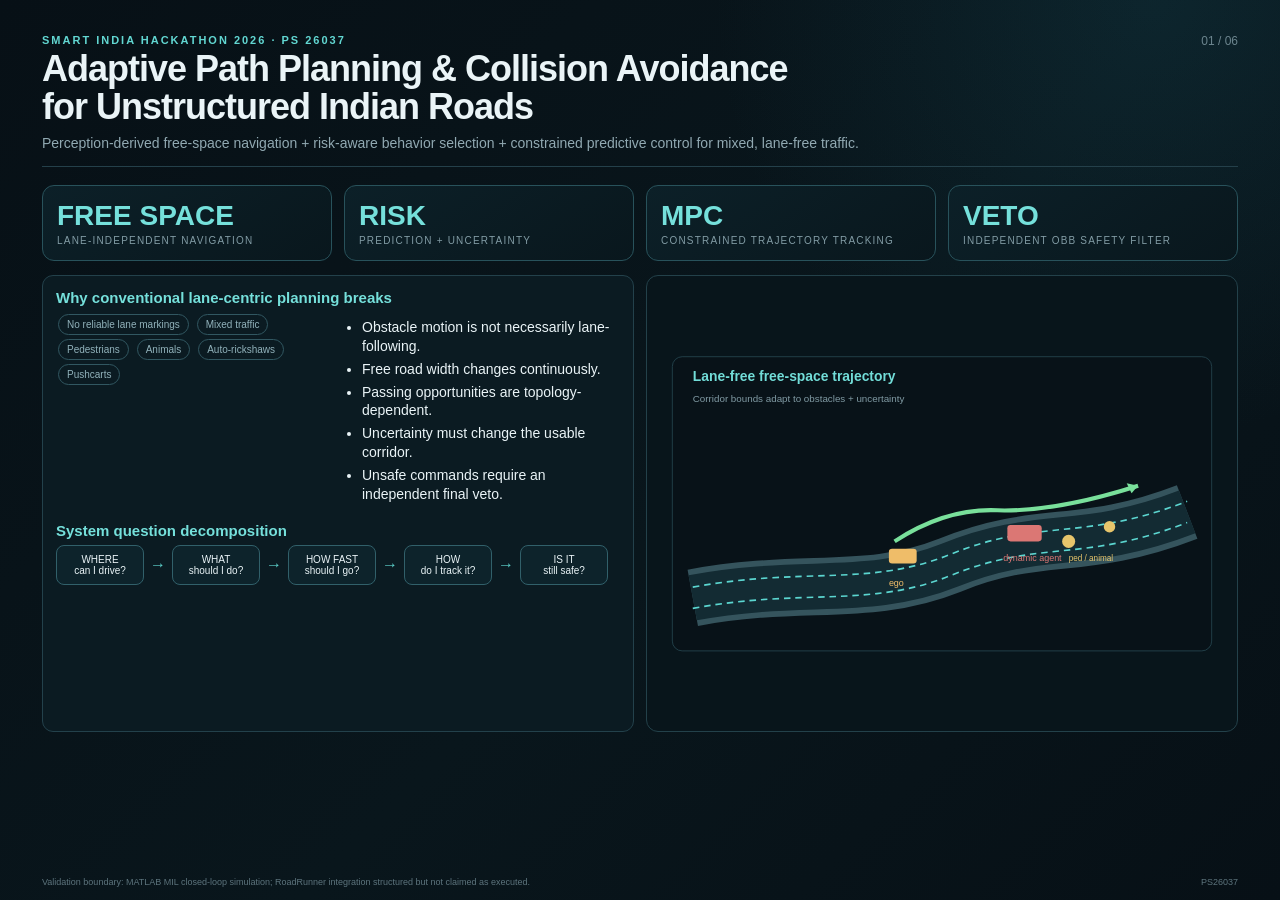
<file: slides.html>
<!DOCTYPE html>
<html lang="en">
<head>
<meta charset="UTF-8">
<meta name="viewport" content="width=device-width,initial-scale=1">
<title>SIH 26037 — Adaptive Path Planning & Collision Avoidance</title>

<style>
*{box-sizing:border-box}
html,body{margin:0;width:100%;height:100%;background:#071016;color:#eaf4f7;font-family:Inter,Arial,sans-serif;overflow:hidden;user-select:text;-webkit-user-select:text}
::selection{background:rgba(98,215,210,0.4);color:#ffffff}
body{font-size:14px}
.deck{width:100vw;height:100vh}
.slide{
  display:none;
  width:100vw;height:100vh;
  padding:34px 42px;
  position:relative;
  overflow:hidden;
  background:
    radial-gradient(circle at 90% 0%,rgba(31,107,125,.18),transparent 30%),
    linear-gradient(135deg,#071016,#09161c 55%,#071016);
}
.slide.active{display:block}
.top{
  display:flex;justify-content:space-between;align-items:flex-start;
  border-bottom:1px solid #24404a;padding-bottom:13px;margin-bottom:18px
}
.kicker{font-size:11px;letter-spacing:2px;color:#62d7d2;font-weight:800}
h1{font-size:36px;line-height:1.05;margin:4px 0 7px;letter-spacing:-1px}
h2{font-size:27px;margin:0 0 5px}
h3{font-size:15px;margin:0 0 6px;color:#75e0db}
.sub{color:#91a9b2;max-width:850px;line-height:1.45}
.page{color:#6c858e;font-size:12px}
.grid{display:grid;gap:12px}
.g2{grid-template-columns:1fr 1fr}
.g3{grid-template-columns:repeat(3,1fr)}
.g4{grid-template-columns:repeat(4,1fr)}
.card{
  background:#0b1b22;
  border:1px solid #23414b;
  border-radius:11px;
  padding:13px;
}
.card strong{color:#fff}
.muted{color:#829ba5}
.small{font-size:11px;line-height:1.45}
.tiny{font-size:9px;color:#78919a}
.accent{color:#66ddd8}
.warn{color:#f0bd69}
.bad{color:#ef7c78}
.good{color:#77d99c}
.kpi{
  border:1px solid #28525b;
  background:linear-gradient(145deg,#0c2028,#09171d);
  border-radius:12px;padding:14px
}
.kpi .n{font-size:28px;font-weight:850;color:#75e0db}
.kpi .l{font-size:10px;letter-spacing:1.2px;color:#829ca5;margin-top:3px}
table{width:100%;border-collapse:collapse;font-size:11px}
th,td{border-bottom:1px solid #203841;padding:7px 6px;text-align:left}
th{color:#74dcd7;font-size:10px;letter-spacing:.6px}
td{color:#c6d6db}
svg{width:100%;height:100%}
.figure{
  background:#08151b;border:1px solid #23414a;border-radius:12px;
  padding:9px
}
.eq{
  font-family:Georgia,serif;
  color:#dcecef;
  background:#071217;
  border-left:3px solid #61d7d1;
  padding:10px 13px;margin:7px 0;
  font-size:16px
}
.pill{
  display:inline-block;border:1px solid #315761;border-radius:99px;
  padding:4px 8px;margin:2px;color:#91b2bb;font-size:10px
}
.flow{display:flex;align-items:center;gap:6px;flex-wrap:wrap}
.node{
  padding:8px 10px;background:#0d232b;border:1px solid #31606a;
  border-radius:8px;text-align:center;font-size:10px;min-width:88px
}
.arrow{color:#5ccfc9;font-size:16px}
.footer{
 position:absolute;bottom:13px;left:42px;right:42px;
 color:#5d747d;font-size:9px;display:flex;justify-content:space-between
}
.callout{
 border:1px solid #5b5134;background:#1b1710;border-radius:9px;padding:10px
}
ul{margin:6px 0;padding-left:18px}
li{margin:4px 0;line-height:1.35}
svg text{font-family:Arial,sans-serif}
</style>
</head>

<body>
<div class="deck">

<!-- ========================================================= -->
<!-- SLIDE 1 -->
<!-- ========================================================= -->
<section class="slide active">
<div class="top">
 <div>
  <div class="kicker">SMART INDIA HACKATHON 2026 · PS 26037</div>
  <h1>Adaptive Path Planning & Collision Avoidance<br>for Unstructured Indian Roads</h1>
  <div class="sub">
   Perception-derived free-space navigation + risk-aware behavior selection +
   constrained predictive control for mixed, lane-free traffic.
  </div>
 </div>
 <div class="page">01 / 06</div>
</div>

<div class="grid g4" style="margin-bottom:14px">
 <div class="kpi"><div class="n">FREE SPACE</div><div class="l">LANE-INDEPENDENT NAVIGATION</div></div>
 <div class="kpi"><div class="n">RISK</div><div class="l">PREDICTION + UNCERTAINTY</div></div>
 <div class="kpi"><div class="n">MPC</div><div class="l">CONSTRAINED TRAJECTORY TRACKING</div></div>
 <div class="kpi"><div class="n">VETO</div><div class="l">INDEPENDENT OBB SAFETY FILTER</div></div>
</div>

<div class="grid g2" style="height:55%">
 <div class="card">
  <h3>Why conventional lane-centric planning breaks</h3>
  <div class="grid g2">
   <div>
    <div class="pill">No reliable lane markings</div>
    <div class="pill">Mixed traffic</div>
    <div class="pill">Pedestrians</div>
    <div class="pill">Animals</div>
    <div class="pill">Auto-rickshaws</div>
    <div class="pill">Pushcarts</div>
   </div>
   <div>
    <ul>
     <li>Obstacle motion is not necessarily lane-following.</li>
     <li>Free road width changes continuously.</li>
     <li>Passing opportunities are topology-dependent.</li>
     <li>Uncertainty must change the usable corridor.</li>
     <li>Unsafe commands require an independent final veto.</li>
    </ul>
   </div>
  </div>

  <h3 style="margin-top:12px">System question decomposition</h3>
  <div class="flow">
   <div class="node">WHERE<br>can I drive?</div><div class="arrow">→</div>
   <div class="node">WHAT<br>should I do?</div><div class="arrow">→</div>
   <div class="node">HOW FAST<br>should I go?</div><div class="arrow">→</div>
   <div class="node">HOW<br>do I track it?</div><div class="arrow">→</div>
   <div class="node">IS IT<br>still safe?</div>
  </div>
 </div>

 <div class="figure">
  <svg viewBox="0 0 700 400">
   <rect x="20" y="20" width="660" height="360" rx="12" fill="#081218" stroke="#274852"/>
   <path d="M45 315 C180 290 260 315 360 275 C470 230 520 260 650 210"
         fill="none" stroke="#35545d" stroke-width="70"/>
   <path d="M45 315 C180 290 260 315 360 275 C470 230 520 260 650 210"
         fill="none" stroke="#132b33" stroke-width="56"/>
   <path d="M45 302 C180 277 260 302 360 262 C470 217 520 247 650 197"
         fill="none" stroke="#5bd6d0" stroke-width="2" stroke-dasharray="8 6"/>
   <path d="M45 328 C180 303 260 328 360 288 C470 243 520 273 650 223"
         fill="none" stroke="#5bd6d0" stroke-width="2" stroke-dasharray="8 6"/>

   <rect x="285" y="255" width="34" height="18" rx="4" fill="#efbd69"/>
   <rect x="430" y="226" width="42" height="20" rx="4" fill="#db7774"/>
   <circle cx="505" cy="246" r="8" fill="#e7c56b"/>
   <circle cx="555" cy="228" r="7" fill="#e7c56b"/>

   <path d="M292 246 Q355 205 418 208 Q490 210 590 178"
         fill="none" stroke="#79e09b" stroke-width="5"/>
   <polygon points="590,178 576,175 582,187" fill="#79e09b"/>

   <text x="45" y="50" fill="#72ddd8" font-size="17" font-weight="700">
    Lane-free free-space trajectory
   </text>
   <text x="45" y="75" fill="#819ba4" font-size="12">
    Corridor bounds adapt to obstacles + uncertainty
   </text>

   <text x="285" y="300" fill="#efbd69" font-size="11">ego</text>
   <text x="425" y="270" fill="#db7774" font-size="11">dynamic agent</text>
   <text x="505" y="270" fill="#e7c56b" font-size="10">ped / animal</text>
  </svg>
 </div>
</div>

<div class="footer">
 <span>Validation boundary: MATLAB MIL closed-loop simulation; RoadRunner integration structured but not claimed as executed.</span>
 <span>PS26037</span>
</div>
</section>


<!-- ========================================================= -->
<!-- SLIDE 2 -->
<!-- ========================================================= -->
<section class="slide">
<div class="top">
 <div>
  <div class="kicker">ARCHITECTURE</div>
  <h2>Closed-loop architecture: perception → decision → planning → control → safety</h2>
  <div class="sub">The planner does not assume a pre-existing lane centerline. It constructs a usable corridor from the observed environment.</div>
 </div>
 <div class="page">02 / 06</div>
</div>

<div class="card" style="margin-bottom:11px">
 <div class="flow" style="justify-content:center">
  <div class="node">Observation<br>Model</div><div class="arrow">→</div>
  <div class="node">FreeSpace<br>Map</div><div class="arrow">→</div>
  <div class="node">Tracked<br>Objects</div><div class="arrow">→</div>
  <div class="node">Prediction</div><div class="arrow">→</div>
  <div class="node">Uncertainty<br>Expansion</div><div class="arrow">→</div>
  <div class="node">Risk /<br>Interaction</div><div class="arrow">→</div>
  <div class="node">Coordination<br>Decision</div><div class="arrow">→</div>
  <div class="node">CA-CRC<br>Planner</div><div class="arrow">→</div>
  <div class="node">Curvature +<br>Velocity</div><div class="arrow">→</div>
  <div class="node">LTV / QP<br>MPC</div><div class="arrow">→</div>
  <div class="node">Delay-aware<br>filter</div><div class="arrow">→</div>
  <div class="node">OBB/SAT<br>Safety Veto</div><div class="arrow">→</div>
  <div class="node">Bicycle<br>Plant</div>
 </div>
</div>

<div class="grid g2" style="height:67%">
 <div class="card">
  <h3>What each layer contributes</h3>
  <table>
   <tr><th>LAYER</th><th>FUNCTION</th><th>OUTPUT</th></tr>
   <tr><td>ObservationModel</td><td>Noise / delay abstraction</td><td>tracked state</td></tr>
   <tr><td>FreeSpaceMap</td><td>Lane-independent drivable region</td><td>road corridor</td></tr>
   <tr><td>PredictorModule</td><td>Short-horizon motion extrapolation</td><td>x,y,v trajectory</td></tr>
   <tr><td>UncertaintyPredictor</td><td>Horizon-growing uncertainty</td><td>expanded bounds</td></tr>
   <tr><td>RiskPredictor</td><td>Conflict / clearance risk</td><td>risk score</td></tr>
   <tr><td>InteractionClassifier</td><td>Traffic interaction state</td><td>intent class</td></tr>
   <tr><td>Coordination Layer</td><td>Maintain / follow / yield / overtake</td><td>behavior mode</td></tr>
   <tr><td>CA-CRC</td><td>Free-space trajectory generation</td><td>reference path</td></tr>
   <tr><td>CurvatureVelocityPlanner</td><td>Geometry → safe speed demand</td><td>v reference</td></tr>
   <tr><td>LTV/QP MPC</td><td>Constrained trajectory tracking</td><td>δ, a</td></tr>
   <tr><td>SafetyFilter</td><td>Independent OBB collision / boundary check</td><td>veto / command</td></tr>
  </table>
 </div>

 <div>
  <div class="card" style="height:53%;margin-bottom:10px">
   <h3>Lane-free bottleneck proof</h3>
   <div class="figure" style="height:76%">
    <svg viewBox="0 0 600 270">
     <rect x="20" y="30" width="560" height="205" fill="#0a181e" stroke="#34535c"/>
     <rect x="260" y="30" width="70" height="205" fill="#15262d"/>
     <rect x="260" y="30" width="70" height="55" fill="#0d1113"/>
     <rect x="260" y="180" width="70" height="55" fill="#0d1113"/>
     <text x="272" y="62" fill="#ef7774" font-size="11">obstacle</text>
     <text x="272" y="218" fill="#ef7774" font-size="11">obstacle</text>

     <path d="M50 135 L245 135 L345 110 L550 110" stroke="#e7bd6a" stroke-width="5" fill="none"/>
     <path d="M50 150 L245 150 L345 150 L550 150" stroke="#70df9b" stroke-width="5" fill="none"/>
     <rect x="285" y="132" width="36" height="18" fill="#70df9b" rx="3"/>
     <text x="35" y="118" fill="#e7bd6a" font-size="10">fixed lane/reference</text>
     <text x="35" y="175" fill="#70df9b" font-size="10">free-space reference</text>
     <text x="345" y="95" fill="#91a9b2" font-size="10">2.0 m physical gap</text>
     <text x="346" y="167" fill="#70df9b" font-size="10">1.8 m ego width</text>
    </svg>
   </div>
   <div class="small">
    Proposed free-space path completed the 75.2 m bottleneck test with
    <strong>0 collisions</strong> and approximately <strong>+0.10 m true OBB clearance</strong>
    in the reported experiment.
   </div>
  </div>

  <div class="callout">
   <strong class="warn">Important implementation boundary:</strong>
   raw camera/LiDAR/radar fusion is not claimed here. The current MIL stack consumes
   tracked-object abstractions through ObservationModel; synthetic sensor integration is the next validation stage.
  </div>
 </div>
</div>
</section>


<!-- ========================================================= -->
<!-- SLIDE 3 -->
<!-- ========================================================= -->
<section class="slide">
<div class="top">
 <div>
  <div class="kicker">CORE METHOD</div>
  <h2>Uncertainty changes the corridor — not merely the cost function</h2>
  <div class="sub">Dynamic obstacles are converted into time-indexed forbidden regions. Prediction uncertainty expands those regions before MPC sees the corridor.</div>
 </div>
 <div class="page">03 / 06</div>
</div>

<div class="grid g2">
 <div class="card">
  <h3>Dynamic uncertainty-expanded corridor</h3>
  <div class="eq">δy<sub>unc</sub>(τ) = 2 σ<sub>v</sub> τ</div>
  <div class="eq">y<sub>lower</sub> = ŷ + v̂<sub>y</sub>τ − r<sub>ag</sub> − δy<sub>unc</sub></div>
  <div class="eq">y<sub>upper</sub> = ŷ + v̂<sub>y</sub>τ + r<sub>ag</sub> + δy<sub>unc</sub></div>

  <h3 style="margin-top:14px">Why this matters</h3>
  <ul>
   <li>Prediction error grows with look-ahead time.</li>
   <li>The usable free-space corridor therefore contracts as uncertainty grows.</li>
   <li>The planner can reject geometrically possible but uncertainty-sensitive paths.</li>
   <li>At a non-traversable bottleneck, the safe action is controlled standstill rather than forced passage.</li>
  </ul>

  <div class="callout">
   <strong>Interpretation:</strong> 2σ corresponds to approximately 95.45% Gaussian coverage
   under the assumed model. This is an engineering uncertainty margin, <strong>not a formal probabilistic guarantee</strong>.
  </div>
 </div>

 <div class="card">
  <h3>Tier-3C uncertainty counterfactual</h3>
  <div class="grid g4" style="margin-bottom:10px">
   <div class="kpi"><div class="n" style="color:#ef7774">80%</div><div class="l">BASELINE COLLISION</div></div>
   <div class="kpi"><div class="n">0%</div><div class="l">PROPOSED COLLISION</div></div>
   <div class="kpi"><div class="n" style="color:#ef7774">30.3%</div><div class="l">BASELINE MPC FEASIBILITY</div></div>
   <div class="kpi"><div class="n">98.4%</div><div class="l">PROPOSED FEASIBILITY</div></div>
  </div>

  <div class="figure" style="height:245px">
   <svg viewBox="0 0 650 260">
    <line x1="55" y1="215" x2="610" y2="215" stroke="#38535c"/>
    <line x1="55" y1="35" x2="55" y2="215" stroke="#38535c"/>
    <path d="M70 195 C180 160 230 155 300 130 C380 102 450 100 585 70"
          stroke="#ef7774" stroke-width="4" fill="none"/>
    <path d="M70 190 C170 180 230 165 300 155 C390 140 470 130 585 120"
          stroke="#71df9b" stroke-width="4" fill="none"/>
    <path d="M70 195 C180 180 240 160 310 150 C400 132 470 125 585 120"
          stroke="#71df9b" stroke-width="1" stroke-dasharray="5 5" fill="none"/>
    <text x="70" y="45" fill="#71df9b" font-size="12">uncertainty-expanded safe corridor</text>
    <text x="70" y="65" fill="#ef7774" font-size="12">deterministic baseline crossover</text>
    <text x="70" y="245" fill="#78939c" font-size="10">prediction horizon →</text>
    <text x="10" y="130" fill="#78939c" font-size="10" transform="rotate(-90 10 130)">lateral position</text>
   </svg>
  </div>

  <div class="small" style="margin-top:8px">
   Reported at X<sub>c</sub>=25 m with σ<sub>v</sub>=0.10 m/s:
   baseline deterministic pre-QP crossovers 11.27/20 steps versus 0 for the proposed formulation;
   minimum corridor gap −0.20 m versus +1.34 m.
  </div>
 </div>
</div>

<div class="card" style="margin-top:11px">
 <div class="grid g3">
  <div><h3>Behavior selection</h3><span class="pill">MAINTAIN</span><span class="pill">FOLLOW</span><span class="pill">YIELD</span><span class="pill">OVERTAKE</span></div>
  <div><h3>Trajectory execution</h3><span class="pill">curvature</span><span class="pill">velocity profile</span><span class="pill">LTV-MPC</span><span class="pill">steering delay</span></div>
  <div><h3>Safety hierarchy</h3><span class="pill">OBB clearance</span><span class="pill">road bounds</span><span class="pill">TTC evidence</span><span class="pill">emergency stop</span></div>
 </div>
</div>
</section>


<!-- ========================================================= -->
<!-- SLIDE 4 -->
<!-- ========================================================= -->
<section class="slide">
<div class="top">
 <div>
  <div class="kicker">VALIDATION RESULTS</div>
  <h2>What the current implementation demonstrates — and where it fails</h2>
  <div class="sub">Results are reported with the experimental boundary intact. No RoadRunner, field-test, or system-level 100% safety claim is inferred from MIL results.</div>
 </div>
 <div class="page">04 / 06</div>
</div>

<div class="grid g4">
 <div class="kpi"><div class="n">4.22 ms</div><div class="l">MEAN QP SOLVE · BASELINE TELEMETRY</div></div>
 <div class="kpi"><div class="n">300/300</div><div class="l">DYNAMIC TRIALS COLLISION-FREE</div></div>
 <div class="kpi"><div class="n">81.4%</div><div class="l">MATCHED-DISTANCE RMSE REDUCTION · CHICANE B</div></div>
 <div class="kpi"><div class="n">860/1000</div><div class="l">OVERALL SAFETY PASS · 10×5×20</div></div>
</div>

<div class="grid g2" style="margin-top:12px;height:64%">
 <div class="card">
  <h3>Proposal A/B/C — controlled scenario comparison</h3>
  <table>
   <tr><th>SCENARIO</th><th>CONFIG</th><th>RESULT</th><th>RMSE</th><th>REVERSALS</th><th>PEAK a<sub>lat</sub></th></tr>
   <tr><td rowspan="3">Bottleneck</td><td>A</td><td class="good">YES</td><td>5.59 cm</td><td>2</td><td>.53</td></tr>
   <tr><td>B</td><td class="good">YES</td><td>5.59 cm</td><td>2</td><td>.53</td></tr>
   <tr><td>C</td><td class="good">YES</td><td>5.66 cm</td><td>11</td><td>.54</td></tr>
   <tr><td rowspan="3">Cattle</td><td>A</td><td class="good">Safe Yield</td><td>49.37 cm</td><td>6</td><td>.76</td></tr>
   <tr><td>B</td><td class="good">Safe Yield</td><td>49.37 cm</td><td>6</td><td>.76</td></tr>
   <tr><td>C</td><td class="good">Safe Yield</td><td>49.06 cm</td><td>3</td><td>.81</td></tr>
   <tr><td rowspan="3">Chicane</td><td>A</td><td class="bad">NO · 65.3m</td><td>289.32 cm</td><td>6</td><td>5.19</td></tr>
   <tr><td>B</td><td class="good">YES · 100.2m</td><td>147.86 cm</td><td>10</td><td>4.63</td></tr>
   <tr><td>C</td><td class="bad">NO · 65.5m</td><td>331.75 cm</td><td>3</td><td>7.03</td></tr>
  </table>

  <div class="small" style="margin-top:8px">
   Chicane RMSE comparison uses full-run values above. The
   <strong>81.4% reduction</strong> is the fair matched-distance comparison:
   A = 289.32 cm vs B = 53.70 cm over the common traveled distance x ≤ 65.27 m.
  </div>
 </div>

 <div class="card">
  <h3>Curvature-aware velocity planning</h3>
  <div class="figure" style="height:200px">
   <svg viewBox="0 0 650 220">
    <line x1="55" y1="185" x2="610" y2="185" stroke="#38535c"/>
    <line x1="55" y1="30" x2="55" y2="185" stroke="#38535c"/>
    <path d="M60 55 L210 55 C300 55 315 160 400 165 C470 168 490 75 600 55"
          stroke="#ef7774" stroke-width="4" fill="none"/>
    <path d="M60 65 L210 65 C285 65 305 140 400 145 C470 150 490 80 600 65"
          stroke="#70df9b" stroke-width="4" fill="none"/>
    <text x="70" y="45" fill="#ef7774" font-size="11">constant / baseline speed demand</text>
    <text x="70" y="95" fill="#70df9b" font-size="11">curvature-aware profile</text>
    <text x="70" y="205" fill="#78939c" font-size="10">distance along path →</text>
   </svg>
  </div>
  <div class="small">
   Circular-arc validation: R ≈ 18.5 m gives κ ≈ 0.054054 m⁻¹.
   Smooth quintic chicane: peak |κ| ≈ 0.05344 m⁻¹.
   Reference lateral acceleration at 6.84 m/s ≈ 2.50 m/s² versus ≈5.34 m/s² at 10 m/s
   for the same reference curvature.
  </div>

  <h3 style="margin-top:14px">Failure is informative</h3>
  <ul>
   <li><strong>Level 3:</strong> 40 collisions occurred under +0.02 rad steering bias.</li>
   <li><strong>Level 6:</strong> 100 boundary violations came from an over-tight road/pass corridor configuration; no collisions.</li>
   <li><strong>Config C chicane:</strong> 0.50 rad/s steering slew limitation caused phase lag during rapid reversal.</li>
   <li>These failures identify concrete next engineering changes rather than being hidden from the benchmark.</li>
  </ul>
 </div>
</div>
</section>


<!-- ========================================================= -->
<!-- SLIDE 5 -->
<!-- ========================================================= -->
<section class="slide">
<div class="top">
 <div>
  <div class="kicker">SCENARIOS · ROBUSTNESS · ROADMAP</div>
  <h2>Designed around Indian-road failure modes, with explicit validation boundaries</h2>
  <div class="sub">The architecture is scenario-oriented: every difficult traffic condition maps to a specific planning, prediction, control, or safety mechanism.</div>
 </div>
 <div class="page">05 / 06</div>
</div>

<div class="grid g3">
 <div class="card">
  <h3>01 · Unmarked village road</h3>
  <p class="small">FreeSpaceMap generates lateral bounds without relying on lane markings.</p>
 </div>
 <div class="card">
  <h3>02 · Unsignalized intersection</h3>
  <p class="small">Interaction classification + predicted agent motion inform yield/conflict handling.</p>
 </div>
 <div class="card">
  <h3>03 · Highway merge</h3>
  <p class="small">Dynamic corridor and speed planning handle slower traffic without fixed-lane assumptions.</p>
 </div>
 <div class="card">
  <h3>04 · Dense market area</h3>
  <p class="small">Topology changes and narrow gaps are handled through free-space feasibility.</p>
 </div>
 <div class="card">
  <h3>05 · Sudden cattle crossing</h3>
  <p class="small">Prediction + coordination triggers controlled YIELD and safe deceleration.</p>
 </div>
 <div class="card">
  <h3>06 · Impassable bottleneck</h3>
  <p class="small">When a gap is not physically traversable, the safety policy commands standstill rather than forcing a maneuver.</p>
 </div>
</div>

<div class="grid g2" style="margin-top:11px;height:48%">
 <div class="card">
  <h3>Measured evidence</h3>
  <table>
   <tr><th>TEST</th><th>RESULT</th><th>INTERPRETATION</th></tr>
   <tr><td>300 dynamic trials</td><td class="good">300/300 collision-free</td><td>6 Indian dynamic scenarios; evaluated perception conditions</td></tr>
   <tr><td>Latency sweep</td><td class="good">0 collisions through 160 ms</td><td>20 trials per tested delay condition</td></tr>
   <tr><td>180–250 ms</td><td class="bad">collisions observed</td><td>empirical degradation envelope</td></tr>
   <tr><td>300 ms</td><td class="good">early stop</td><td>fail-safe behavior, not successful navigation</td></tr>
   <tr><td>Gap sweep</td><td class="good">≤1.60 m safe standstill</td><td>0 collisions; intervention-based safe degradation</td></tr>
   <tr><td>Steering chatter</td><td class="good">99.93% reduction</td><td>reported robustness stress result</td></tr>
  </table>
 </div>

 <div class="card">
  <h3>Validation maturity: current → next</h3>
  <div class="flow" style="margin-bottom:10px">
   <div class="node">MIL<br>✓ current</div><div class="arrow">→</div>
   <div class="node">RoadRunner<br>next</div><div class="arrow">→</div>
   <div class="node">HIL / C++<br>next</div><div class="arrow">→</div>
   <div class="node">vehicle<br>validation</div>
  </div>

  <h3>Highest-value next engineering actions</h3>
  <ol class="small">
   <li>Integrate RoadRunner synthetic camera/LiDAR/radar streams and tracked-object estimation.</li>
   <li>Connect multi-step prediction directly to the planner/MPC obstacle constraints.</li>
   <li>Add online steering-bias/disturbance estimation.</li>
   <li>Recalibrate delay-aware steering conditioning for the full-scale vehicle model.</li>
   <li>Port the QP/controller stack to C++ and perform HIL timing measurements.</li>
   <li>Expand scenario coverage and conduct hardware validation before making deployment claims.</li>
  </ol>
 </div>
</div>

<div class="footer">
 <span>Current evidence is simulation-based; no real-world full-scale vehicle validation is claimed.</span>
 <span>PS26037</span>
</div>
</section>


<!-- ========================================================= -->
<!-- SLIDE 6 -->
<!-- ========================================================= -->
<section class="slide">
<div class="top">
 <div>
  <div class="kicker">RESEARCH BASIS · CONTRIBUTION · EVIDENCE MAP</div>
  <h2>Engineering contribution and traceable evidence</h2>
  <div class="sub">The proposed system combines established control methods with a lane-independent, uncertainty-aware planning architecture targeted at unstructured Indian traffic.</div>
 </div>
 <div class="page">06 / 06</div>
</div>

<div class="grid g2">
 <div class="card">
  <h3>Technical contribution</h3>
  <div class="eq">Observed environment → dynamic free-space corridor</div>
  <div class="eq">Prediction + uncertainty → time-indexed safe topology</div>
  <div class="eq">Topology / behavior → feasible trajectory</div>
  <div class="eq">Curvature → velocity demand</div>
  <div class="eq">Trajectory → constrained LTV/QP MPC</div>
  <div class="eq">Command → independent OBB/SAT safety veto</div>

  <h3 style="margin-top:12px">System-level proposition</h3>
  <p class="small">
   Instead of forcing unstructured traffic into a lane-centric abstraction,
   the planner treats the road as a <strong>dynamic feasible-space problem</strong>.
   Prediction, uncertainty, behavior selection, geometry, and control are therefore
   connected through explicit interfaces.
  </p>
 </div>

 <div class="card">
  <h3>Reviewer evidence map</h3>
  <table>
   <tr><th>REVIEWER QUESTION</th><th>WHERE ANSWERED</th></tr>
   <tr><td>How is lane-free driving achieved?</td><td>FreeSpaceMap + FreeSpaceBoundProvider</td></tr>
   <tr><td>How is uncertainty represented?</td><td>horizon-growing δy<sub>unc</sub></td></tr>
   <tr><td>How are behaviors selected?</td><td>CoordinationDecisionLayer</td></tr>
   <tr><td>How is trajectory tracking performed?</td><td>LTV/QP MPC + bicycle model</td></tr>
   <tr><td>How is collision safety checked?</td><td>independent OBB/SAT SafetyFilter</td></tr>
   <tr><td>How are narrow gaps handled?</td><td>corridor feasibility + safe standstill</td></tr>
   <tr><td>What happens under latency?</td><td>empirical operating-envelope sweep</td></tr>
   <tr><td>Is RoadRunner validated?</td><td>not yet; integration hooks exist</td></tr>
   <tr><td>Is raw sensor fusion implemented?</td><td>not yet; tracked-object abstraction currently used</td></tr>
   <tr><td>Is there formal CBF certification?</td><td>no; SafetyFilter is OBB/SAT</td></tr>
  </table>
 </div>
</div>

<div class="grid g2" style="margin-top:11px">
 <div class="card">
  <h3>References</h3>
  <div class="small">
   <p><strong>[1]</strong> Varma et al. — IDD: A Dataset for Exploring Problems of Autonomous Navigation in Unconstrained Environments, WACV 2019.</p>
   <p><strong>[2]</strong> Polack et al. — The Kinematic Bicycle Model: A Consistent Model for Planning Feasible Trajectories?, IEEE IV 2017.</p>
   <p><strong>[3]</strong> Borrelli, Bemporad, Morari — Predictive Control for Linear and Hybrid Systems, Cambridge University Press, 2017.</p>
   <p><strong>[4]</strong> Hildreth — A Quadratic Programming Procedure, Naval Research Logistics Quarterly, 1957.</p>
   <p><strong>[5]</strong> Werling et al. — Optimal Trajectory Generation for Dynamic Street Scenarios in a Frenet Frame, ICRA 2010.</p>
   <p><strong>[6]</strong> Ames et al. — Control Barrier Functions: Theory and Applications, IEEE ECC 2019. Used as conceptual safety-control context; not claimed as the implemented method.</p>
  </div>
 </div>

 <div class="card">
  <h3>Claim discipline</h3>
  <div class="callout">
   <strong class="good">Demonstrated:</strong>
   closed-loop MATLAB MIL architecture, dynamic free-space planning,
   uncertainty-expanded corridors, QP MPC, independent safety filtering,
   controlled scenario benchmarks.
  </div>
  <div class="callout" style="margin-top:7px">
   <strong class="warn">Next validation:</strong>
   RoadRunner sensor integration, C++/HIL execution, expanded perception,
   online disturbance estimation, and hardware/vehicle validation.
  </div>
  <p class="small" style="margin-top:10px">
   Repository: <strong>github.com/wavexnani/SIH-2026</strong>
  </p>
 </div>
</div>

<div class="footer">
 <span>SIH 2026 · Problem Statement 26037 · Adaptive Path Planning & Collision Avoidance</span>
 <span>END</span>
</div>
</section>

</div>

<script>
let current=0;
const slides=[...document.querySelectorAll(".slide")];

function show(n){
  current=(n+slides.length)%slides.length;
  slides.forEach((s,i)=>s.classList.toggle("active",i===current));
}

document.addEventListener("keydown",e=>{
  if(e.key==="ArrowRight"||e.key===" "){e.preventDefault();show(current+1)}
  if(e.key==="ArrowLeft"){e.preventDefault();show(current-1)}
  if(/^[1-6]$/.test(e.key))show(Number(e.key)-1);
  if(e.key.toLowerCase()==="f"){
    if(!document.fullscreenElement) document.documentElement.requestFullscreen?.();
    else document.exitFullscreen?.();
  }
});

let sx=null;
document.addEventListener("touchstart",e=>sx=e.touches[0].clientX);
document.addEventListener("touchend",e=>{
 if(sx===null)return;
 const dx=e.changedTouches[0].clientX-sx;
 if(Math.abs(dx)>50)show(current+(dx<0?1:-1));
 sx=null;
});
</script>
</body>
</html>
</file>
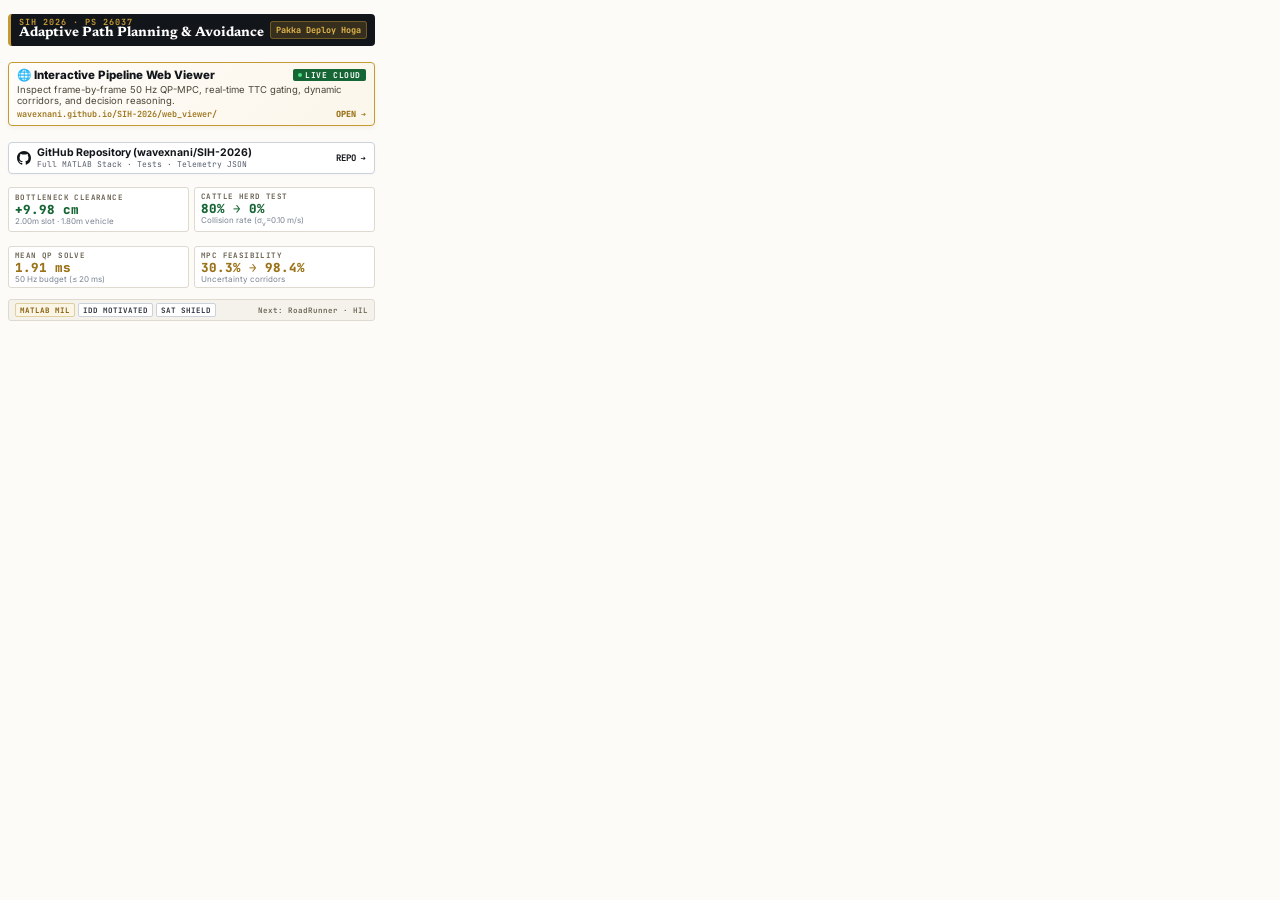
<file: presentation/sih26037_final_presentation.html>
<!DOCTYPE html>
<html lang="en">
<head>
<meta charset="UTF-8">
<meta name="viewport" content="width=383, height=334, initial-scale=1.0">
<title>SIH 2026 — Prototype & Evidence Hub</title>

<link rel="preconnect" href="https://fonts.googleapis.com">
<link rel="preconnect" href="https://fonts.gstatic.com" crossorigin>
<link href="https://fonts.googleapis.com/css2?family=Inter:wght@400;500;600;700;800&family=JetBrains+Mono:wght@500;600;700;800&family=Newsreader:ital,opsz,wght@0,6..72,600;0,6..72,700;1,6..72,600&display=swap" rel="stylesheet">

<style>
    *, *::before, *::after {
        box-sizing: border-box;
        margin: 0;
        padding: 0;
    }

    html, body {
        width: 383px;
        height: 334px;
        overflow: hidden;
        background: #fcfbf8;
        font-family: 'Inter', -apple-system, BlinkMacSystemFont, sans-serif;
        color: #12151a;
        -webkit-font-smoothing: antialiased;
    }

    .widget-container {
        width: 383px;
        height: 334px;
        padding: 6px 8px;
        display: flex;
        flex-direction: column;
        justify-content: space-between;
        background: #fcfbf8;
    }

    /* Single Column Table Layout */
    .evidence-table {
        width: 100%;
        height: 100%;
        border-collapse: separate;
        border-spacing: 0 4px;
        table-layout: fixed;
    }

    .evidence-table tr {
        width: 100%;
    }

    .evidence-table td {
        width: 100%;
        padding: 0;
        vertical-align: middle;
    }

    /* Row 1: Header Badge */
    .header-card {
        background: #12151a;
        border-radius: 4px;
        padding: 4px 8px;
        display: flex;
        align-items: center;
        justify-content: space-between;
        color: #ffffff;
        border-left: 3px solid #c59a32;
    }

    .header-title-block {
        display: flex;
        flex-direction: column;
    }

    .header-sub {
        font-family: 'JetBrains Mono', monospace;
        font-size: 8.5px;
        font-weight: 700;
        color: #c59a32;
        letter-spacing: 1px;
        text-transform: uppercase;
        line-height: 1;
    }

    .header-main {
        font-family: 'Newsreader', serif;
        font-size: 13.5px;
        font-weight: 700;
        color: #ffffff;
        line-height: 1.15;
    }

    .header-team-pill {
        font-family: 'JetBrains Mono', monospace;
        font-size: 8.5px;
        font-weight: 700;
        background: rgba(197, 154, 50, 0.2);
        color: #e5b94c;
        border: 1px solid rgba(197, 154, 50, 0.4);
        padding: 2px 5px;
        border-radius: 3px;
        white-space: nowrap;
    }

    /* Row 2: Hero Web Viewer Link */
    .viewer-card {
        background: linear-gradient(135deg, #fffdfa 0%, #fbf6ea 100%);
        border: 1.5px solid #c59a32;
        border-radius: 4px;
        padding: 5px 8px;
        display: flex;
        flex-direction: column;
        gap: 2px;
        text-decoration: none;
        box-shadow: 0 2px 4px rgba(155, 118, 35, 0.08);
        transition: transform 0.15s ease, box-shadow 0.15s ease;
    }

    .viewer-card:hover {
        transform: translateY(-1px);
        box-shadow: 0 3px 6px rgba(155, 118, 35, 0.18);
    }

    .viewer-top-row {
        display: flex;
        align-items: center;
        justify-content: space-between;
    }

    .viewer-label {
        font-family: 'Inter', sans-serif;
        font-size: 11.5px;
        font-weight: 800;
        color: #12151a;
        display: flex;
        align-items: center;
        gap: 5px;
    }

    .viewer-live-badge {
        font-family: 'JetBrains Mono', monospace;
        font-size: 8px;
        font-weight: 700;
        text-transform: uppercase;
        letter-spacing: 0.6px;
        background: #166534;
        color: #ffffff;
        padding: 1px 5px;
        border-radius: 2px;
        display: inline-flex;
        align-items: center;
        gap: 3px;
    }

    .viewer-live-badge::before {
        content: "";
        width: 4px;
        height: 4px;
        background: #4ade80;
        border-radius: 50%;
    }

    .viewer-desc {
        font-family: 'Inter', sans-serif;
        font-size: 9.5px;
        line-height: 1.2;
        color: #4a4538;
    }

    .viewer-url-tag {
        font-family: 'JetBrains Mono', monospace;
        font-size: 8.5px;
        font-weight: 600;
        color: #9b7218;
        display: flex;
        align-items: center;
        justify-content: space-between;
    }

    /* Row 3: GitHub Source Link */
    .github-card {
        background: #ffffff;
        border: 1px solid #cbd2dc;
        border-radius: 4px;
        padding: 4px 8px;
        display: flex;
        align-items: center;
        justify-content: space-between;
        text-decoration: none;
        box-shadow: 0 1px 3px rgba(0,0,0,0.03);
    }

    .github-card:hover {
        border-color: #12151a;
        background: #f8fafc;
    }

    .github-left {
        display: flex;
        align-items: center;
        gap: 6px;
    }

    .github-icon {
        width: 14px;
        height: 14px;
        fill: #12151a;
        flex-shrink: 0;
    }

    .github-info {
        display: flex;
        flex-direction: column;
    }

    .github-title {
        font-family: 'Inter', sans-serif;
        font-size: 10.5px;
        font-weight: 700;
        color: #12151a;
        line-height: 1.1;
    }

    .github-sub {
        font-family: 'JetBrains Mono', monospace;
        font-size: 8px;
        color: #57606e;
    }

    .github-action {
        font-family: 'JetBrains Mono', monospace;
        font-size: 9px;
        font-weight: 700;
        color: #12151a;
    }

    /* Row 4 & 5: Results Dual-Metric Cards */
    .metrics-row {
        display: grid;
        grid-template-columns: 1fr 1fr;
        gap: 5px;
    }

    .metric-card {
        background: #ffffff;
        border: 1px solid #dedad0;
        border-radius: 3px;
        padding: 3px 6px;
        display: flex;
        flex-direction: column;
        justify-content: center;
    }

    .metric-top {
        display: flex;
        align-items: center;
        justify-content: space-between;
        margin-bottom: 1px;
    }

    .metric-label {
        font-family: 'JetBrains Mono', monospace;
        font-size: 7.5px;
        font-weight: 700;
        text-transform: uppercase;
        letter-spacing: 0.4px;
        color: #6b6353;
    }

    .metric-val {
        font-family: 'JetBrains Mono', monospace;
        font-size: 12.5px;
        font-weight: 800;
        color: #12151a;
        line-height: 1.1;
    }

    .metric-val.green {
        color: #166534;
    }

    .metric-val.gold {
        color: #9b7218;
    }

    .metric-sub {
        font-family: 'Inter', sans-serif;
        font-size: 8px;
        color: #7a8594;
        line-height: 1.1;
        white-space: nowrap;
        overflow: hidden;
        text-overflow: ellipsis;
    }

    /* Row 6: Validation & Architecture Pedigree */
    .footer-card {
        background: #f4f2eb;
        border: 1px solid #dedad0;
        border-radius: 3px;
        padding: 3px 6px;
        display: flex;
        align-items: center;
        justify-content: space-between;
    }

    .footer-badges {
        display: flex;
        gap: 3px;
    }

    .f-badge {
        font-family: 'JetBrains Mono', monospace;
        font-size: 7.5px;
        font-weight: 700;
        padding: 1px 4px;
        border-radius: 2px;
        text-transform: uppercase;
    }

    .badge-gray {
        background: #ffffff;
        color: #2f3540;
        border: 1px solid #cbd2dc;
    }

    .badge-gold {
        background: #fbf5e6;
        color: #855d0a;
        border: 1px solid #dfcf9e;
    }

    .footer-note {
        font-family: 'JetBrains Mono', monospace;
        font-size: 7.5px;
        color: #6b6353;
        font-weight: 600;
    }
</style>
</head>

<body>

<div class="widget-container">

    <table class="evidence-table">
        <tbody>

            <!-- ROW 1: HEADER -->
            <tr>
                <td>
                    <div class="header-card">
                        <div class="header-title-block">
                            <span class="header-sub">SIH 2026 · PS 26037</span>
                            <span class="header-main">Adaptive Path Planning &amp; Avoidance</span>
                        </div>
                        <span class="header-team-pill">Pakka Deploy Hoga</span>
                    </div>
                </td>
            </tr>

            <!-- ROW 2: MANDATORY INTERACTIVE WEB VIEWER -->
            <tr>
                <td>
                    <a class="viewer-card" href="https://wavexnani.github.io/SIH-2026/web_viewer/" target="_blank" rel="noopener" title="Launch Interactive Closed-Loop Simulation Viewer">
                        <div class="viewer-top-row">
                            <span class="viewer-label">
                                🌐 Interactive Pipeline Web Viewer
                            </span>
                            <span class="viewer-live-badge">LIVE CLOUD</span>
                        </div>
                        <p class="viewer-desc">
                            Inspect frame-by-frame 50 Hz QP-MPC, real-time TTC gating, dynamic corridors, and decision reasoning.
                        </p>
                        <div class="viewer-url-tag">
                            <span>wavexnani.github.io/SIH-2026/web_viewer/</span>
                            <span style="font-weight:800;">OPEN ➔</span>
                        </div>
                    </a>
                </td>
            </tr>

            <!-- ROW 3: GITHUB REPO LINK -->
            <tr>
                <td>
                    <a class="github-card" href="https://github.com/wavexnani/SIH-2026" target="_blank" rel="noopener" title="Open Official GitHub Repository">
                        <div class="github-left">
                            <svg class="github-icon" viewBox="0 0 16 16" aria-hidden="true">
                                <path d="M8 0C3.58 0 0 3.58 0 8c0 3.54 2.29 6.53 5.47 7.59.4.07.55-.17.55-.38 0-.19-.01-.82-.01-1.49-2.01.37-2.53-.49-2.69-.94-.09-.23-.48-.94-.82-1.13-.28-.15-.68-.52-.01-.53.63-.01 1.08.58 1.23.82.72 1.21 1.87.87 2.33.66.07-.52.28-.87.51-1.07-1.78-.2-3.64-.89-3.64-3.95 0-.87.31-1.59.82-2.15-.08-.2-.36-1.02.08-2.12 0 0 .67-.21 2.2.82.64-.18 1.32-.27 2-.27.68 0 1.36.09 2 .27 1.53-1.04 2.2-.82 2.2-.82.44 1.1.16 1.92.08 2.12.51.56.82 1.27.82 2.15 0 3.07-1.87 3.75-3.65 3.95.29.25.54.73.54 1.48 0 1.07-.01 1.93-.01 2.2 0 .21.15.46.55.38A8.013 8.013 0 0016 8c0-4.42-3.58-8-8-8z"/>
                            </svg>
                            <div class="github-info">
                                <span class="github-title">GitHub Repository (wavexnani/SIH-2026)</span>
                                <span class="github-sub">Full MATLAB Stack · Tests · Telemetry JSON</span>
                            </div>
                        </div>
                        <span class="github-action">REPO ➔</span>
                    </a>
                </td>
            </tr>

            <!-- ROW 4: RESULTS — CLEARANCE & COLLISION REDUCTION -->
            <tr>
                <td>
                    <div class="metrics-row">
                        <div class="metric-card">
                            <div class="metric-top">
                                <span class="metric-label">Bottleneck Clearance</span>
                            </div>
                            <div class="metric-val green">+9.98 cm</div>
                            <div class="metric-sub">2.00m slot · 1.80m vehicle</div>
                        </div>

                        <div class="metric-card">
                            <div class="metric-top">
                                <span class="metric-label">Cattle Herd Test</span>
                            </div>
                            <div class="metric-val green">80% → 0%</div>
                            <div class="metric-sub">Collision rate (σ<sub>v</sub>=0.10 m/s)</div>
                        </div>
                    </div>
                </td>
            </tr>

            <!-- ROW 5: RESULTS — QP LATENCY & MPC FEASIBILITY -->
            <tr>
                <td>
                    <div class="metrics-row">
                        <div class="metric-card">
                            <div class="metric-top">
                                <span class="metric-label">Mean QP Solve</span>
                            </div>
                            <div class="metric-val gold">1.91 ms</div>
                            <div class="metric-sub">50 Hz budget (&le; 20 ms)</div>
                        </div>

                        <div class="metric-card">
                            <div class="metric-top">
                                <span class="metric-label">MPC Feasibility</span>
                            </div>
                            <div class="metric-val gold">30.3% → 98.4%</div>
                            <div class="metric-sub">Uncertainty corridors</div>
                        </div>
                    </div>
                </td>
            </tr>

            <!-- ROW 6: VALIDATION LINEAGE & STAGING -->
            <tr>
                <td>
                    <div class="footer-card">
                        <div class="footer-badges">
                            <span class="f-badge badge-gold">MATLAB MIL</span>
                            <span class="f-badge badge-gray">IDD Motivated</span>
                            <span class="f-badge badge-gray">SAT Shield</span>
                        </div>
                        <span class="footer-note">Next: RoadRunner · HIL</span>
                    </div>
                </td>
            </tr>

        </tbody>
    </table>

</div>

</body>
</html>
</file>
<file: web_viewer/css/viewer.css>
/* ====================================================================
   SIH26037 Pipeline Viewer — Professional Dark Theme
   Pure visualization layer. No simulation logic in CSS.
   ==================================================================== */

:root {
  --bg-primary: #0d1117;
  --bg-secondary: #161b22;
  --bg-panel: #1c2128;
  --bg-card: #21262d;
  --border: #30363d;
  --border-highlight: #58a6ff;
  --text-primary: #e6edf3;
  --text-secondary: #8b949e;
  --text-muted: #6e7681;
  --accent-blue: #58a6ff;
  --accent-green: #3fb950;
  --accent-yellow: #d29922;
  --accent-orange: #db6d28;
  --accent-red: #f85149;
  --accent-purple: #bc8cff;
  --accent-cyan: #39d2c0;
  --ego-color: #58a6ff;
  --agent-color: #f0883e;
  --prediction-color: rgba(188,140,255,0.5);
  --plan-color: rgba(88,166,255,0.6);
  --gt-color: #3fb950;
  --obs-color: #d29922;
  --road-surface: #1a1e24;
  --road-boundary: #484f58;
  --font-mono: 'JetBrains Mono', 'Fira Code', 'Consolas', monospace;
  --font-ui: 'Inter', -apple-system, BlinkMacSystemFont, sans-serif;
}

* { margin: 0; padding: 0; box-sizing: border-box; }

@import url('https://fonts.googleapis.com/css2?family=Inter:wght@300;400;500;600;700&family=JetBrains+Mono:wght@400;500&display=swap');

body {
  font-family: var(--font-ui);
  background: var(--bg-primary);
  color: var(--text-primary);
  overflow: hidden;
  height: 100vh;
}

/* ---- Layout ---- */
#app {
  display: grid;
  grid-template-rows: auto 1fr auto;
  grid-template-columns: 1fr 420px;
  height: 100vh;
}

#header {
  grid-column: 1 / -1;
  background: var(--bg-secondary);
  border-bottom: 1px solid var(--border);
  padding: 8px 20px;
  display: flex;
  align-items: center;
  justify-content: space-between;
  gap: 16px;
}

#header h1 {
  font-size: 16px;
  font-weight: 600;
  color: var(--accent-blue);
  letter-spacing: 0.5px;
}

#header .scenario-badge {
  background: var(--bg-card);
  border: 1px solid var(--border);
  border-radius: 6px;
  padding: 3px 10px;
  font-size: 12px;
  font-family: var(--font-mono);
  color: var(--accent-cyan);
}

#header .status-group {
  display: flex;
  gap: 12px;
  align-items: center;
  font-size: 12px;
}

.status-label {
  color: var(--text-secondary);
  font-size: 11px;
  text-transform: uppercase;
  letter-spacing: 0.5px;
}

.status-value {
  font-family: var(--font-mono);
  font-weight: 500;
  font-size: 13px;
}

/* ---- Main Canvas Area ---- */
#main-view {
  position: relative;
  background: var(--bg-primary);
  overflow: hidden;
}

#scene-canvas {
  width: 100%;
  height: 100%;
  display: block;
}

/* Legend overlay */
#legend {
  position: absolute;
  top: 12px;
  left: 12px;
  background: rgba(22,27,34,0.92);
  border: 1px solid var(--border);
  border-radius: 8px;
  padding: 10px 14px;
  font-size: 11px;
  backdrop-filter: blur(8px);
}

#legend h3 {
  font-size: 11px;
  color: var(--text-secondary);
  text-transform: uppercase;
  letter-spacing: 1px;
  margin-bottom: 6px;
}

.legend-item {
  display: flex;
  align-items: center;
  gap: 8px;
  margin: 4px 0;
}

.legend-swatch {
  width: 14px;
  height: 4px;
  border-radius: 2px;
}

/* ---- Right Panel ---- */
#panel-container {
  background: var(--bg-secondary);
  border-left: 1px solid var(--border);
  overflow-y: auto;
  padding: 0;
}

#panel-container::-webkit-scrollbar {
  width: 6px;
}

#panel-container::-webkit-scrollbar-track {
  background: var(--bg-secondary);
}

#panel-container::-webkit-scrollbar-thumb {
  background: var(--border);
  border-radius: 3px;
}

.panel-section {
  border-bottom: 1px solid var(--border);
}

.panel-header {
  display: flex;
  align-items: center;
  justify-content: space-between;
  padding: 10px 14px;
  cursor: pointer;
  user-select: none;
  transition: background 0.15s;
}

.panel-header:hover {
  background: var(--bg-card);
}

.panel-header h2 {
  font-size: 12px;
  font-weight: 600;
  text-transform: uppercase;
  letter-spacing: 0.8px;
  color: var(--text-secondary);
}

.panel-header .panel-badge {
  font-size: 11px;
  font-family: var(--font-mono);
  padding: 1px 6px;
  border-radius: 4px;
  background: var(--bg-card);
  border: 1px solid var(--border);
}

.panel-body {
  padding: 0 14px 12px;
}

.panel-row {
  display: flex;
  justify-content: space-between;
  align-items: center;
  padding: 3px 0;
  font-size: 12px;
  border-bottom: 1px solid rgba(48,54,61,0.4);
}

.panel-row:last-child {
  border-bottom: none;
}

.panel-key {
  color: var(--text-secondary);
  font-size: 11px;
}

.panel-val {
  font-family: var(--font-mono);
  font-size: 12px;
  color: var(--text-primary);
  text-align: right;
  max-width: 240px;
  overflow: hidden;
  text-overflow: ellipsis;
}

/* Decision change card */
.decision-change-card {
  background: var(--bg-card);
  border: 1px solid var(--accent-yellow);
  border-radius: 6px;
  padding: 10px 12px;
  margin: 6px 0;
}

.decision-change-card .change-title {
  font-size: 11px;
  font-weight: 600;
  color: var(--accent-yellow);
  text-transform: uppercase;
  letter-spacing: 0.8px;
  margin-bottom: 6px;
}

.decision-change-card .change-arrow {
  font-size: 14px;
  font-weight: 700;
  margin: 4px 0;
}

.intent-tag {
  display: inline-block;
  padding: 2px 8px;
  border-radius: 4px;
  font-size: 11px;
  font-weight: 600;
  font-family: var(--font-mono);
}

.intent-MAINTAIN { background: rgba(63,185,80,0.15); color: var(--accent-green); border: 1px solid rgba(63,185,80,0.3); }
.intent-FOLLOW { background: rgba(88,166,255,0.15); color: var(--accent-blue); border: 1px solid rgba(88,166,255,0.3); }
.intent-YIELD { background: rgba(210,153,34,0.15); color: var(--accent-yellow); border: 1px solid rgba(210,153,34,0.3); }
.intent-OVERTAKE { background: rgba(188,140,255,0.15); color: var(--accent-purple); border: 1px solid rgba(188,140,255,0.3); }

.safe-tag { color: var(--accent-green); }
.override-tag { color: var(--accent-red); font-weight: 600; }
.feasible-tag { color: var(--accent-green); }
.infeasible-tag { color: var(--accent-red); }

/* ---- Timeline / Controls ---- */
#timeline-bar {
  grid-column: 1 / -1;
  background: var(--bg-secondary);
  border-top: 1px solid var(--border);
  padding: 8px 20px 12px;
}

#timeline-controls {
  display: flex;
  align-items: center;
  gap: 10px;
  margin-bottom: 6px;
}

.ctrl-btn {
  background: var(--bg-card);
  border: 1px solid var(--border);
  color: var(--text-primary);
  border-radius: 6px;
  padding: 5px 12px;
  font-size: 13px;
  cursor: pointer;
  transition: all 0.15s;
  font-family: var(--font-ui);
}

.ctrl-btn:hover {
  background: var(--border);
  border-color: var(--accent-blue);
}

.ctrl-btn.active {
  background: rgba(88,166,255,0.15);
  border-color: var(--accent-blue);
  color: var(--accent-blue);
}

#time-display {
  font-family: var(--font-mono);
  font-size: 14px;
  font-weight: 500;
  min-width: 180px;
  color: var(--text-primary);
}

#speed-select {
  background: var(--bg-card);
  border: 1px solid var(--border);
  color: var(--text-primary);
  border-radius: 4px;
  padding: 3px 6px;
  font-size: 12px;
  font-family: var(--font-mono);
}

#timeline-track {
  position: relative;
  height: 28px;
  width: 100%;
}

#timeline-slider {
  appearance: none;
  -webkit-appearance: none;
  width: 100%;
  height: 6px;
  border-radius: 3px;
  background: var(--bg-card);
  outline: none;
  margin-top: 10px;
}

#timeline-slider::-webkit-slider-thumb {
  appearance: none;
  -webkit-appearance: none;
  width: 14px;
  height: 14px;
  border-radius: 50%;
  background: var(--accent-blue);
  cursor: pointer;
  border: 2px solid var(--bg-primary);
}

.event-marker {
  position: absolute;
  top: 2px;
  width: 8px;
  height: 8px;
  border-radius: 50%;
  cursor: pointer;
  transition: transform 0.15s;
  z-index: 2;
}

.event-marker:hover {
  transform: scale(1.6);
}

.event-marker.intent-change { background: var(--accent-yellow); }
.event-marker.ttc-critical { background: var(--accent-red); }
.event-marker.topology-change { background: var(--accent-purple); }
.event-marker.safety-event { background: var(--accent-orange); }
.event-marker.highlight-frame { background: var(--accent-cyan); }
.event-marker.speed-breaker { background: #facc15; box-shadow: 0 0 6px rgba(250, 204, 21, 0.6); }

#event-tooltip {
  position: fixed;
  background: var(--bg-card);
  border: 1px solid var(--border);
  border-radius: 6px;
  padding: 6px 10px;
  font-size: 11px;
  pointer-events: none;
  z-index: 100;
  display: none;
  max-width: 250px;
  box-shadow: 0 4px 12px rgba(0,0,0,0.5);
}

/* Loading state */
#loading-overlay {
  position: fixed;
  inset: 0;
  background: var(--bg-primary);
  display: flex;
  flex-direction: column;
  align-items: center;
  justify-content: center;
  z-index: 1000;
}

#loading-overlay h2 {
  color: var(--accent-blue);
  margin-bottom: 12px;
}

#loading-overlay p {
  color: var(--text-secondary);
  font-size: 13px;
}

.spinner {
  width: 36px;
  height: 36px;
  border: 3px solid var(--border);
  border-top-color: var(--accent-blue);
  border-radius: 50%;
  animation: spin 0.8s linear infinite;
  margin-bottom: 16px;
}

@keyframes spin { to { transform: rotate(360deg); } }
</file>
